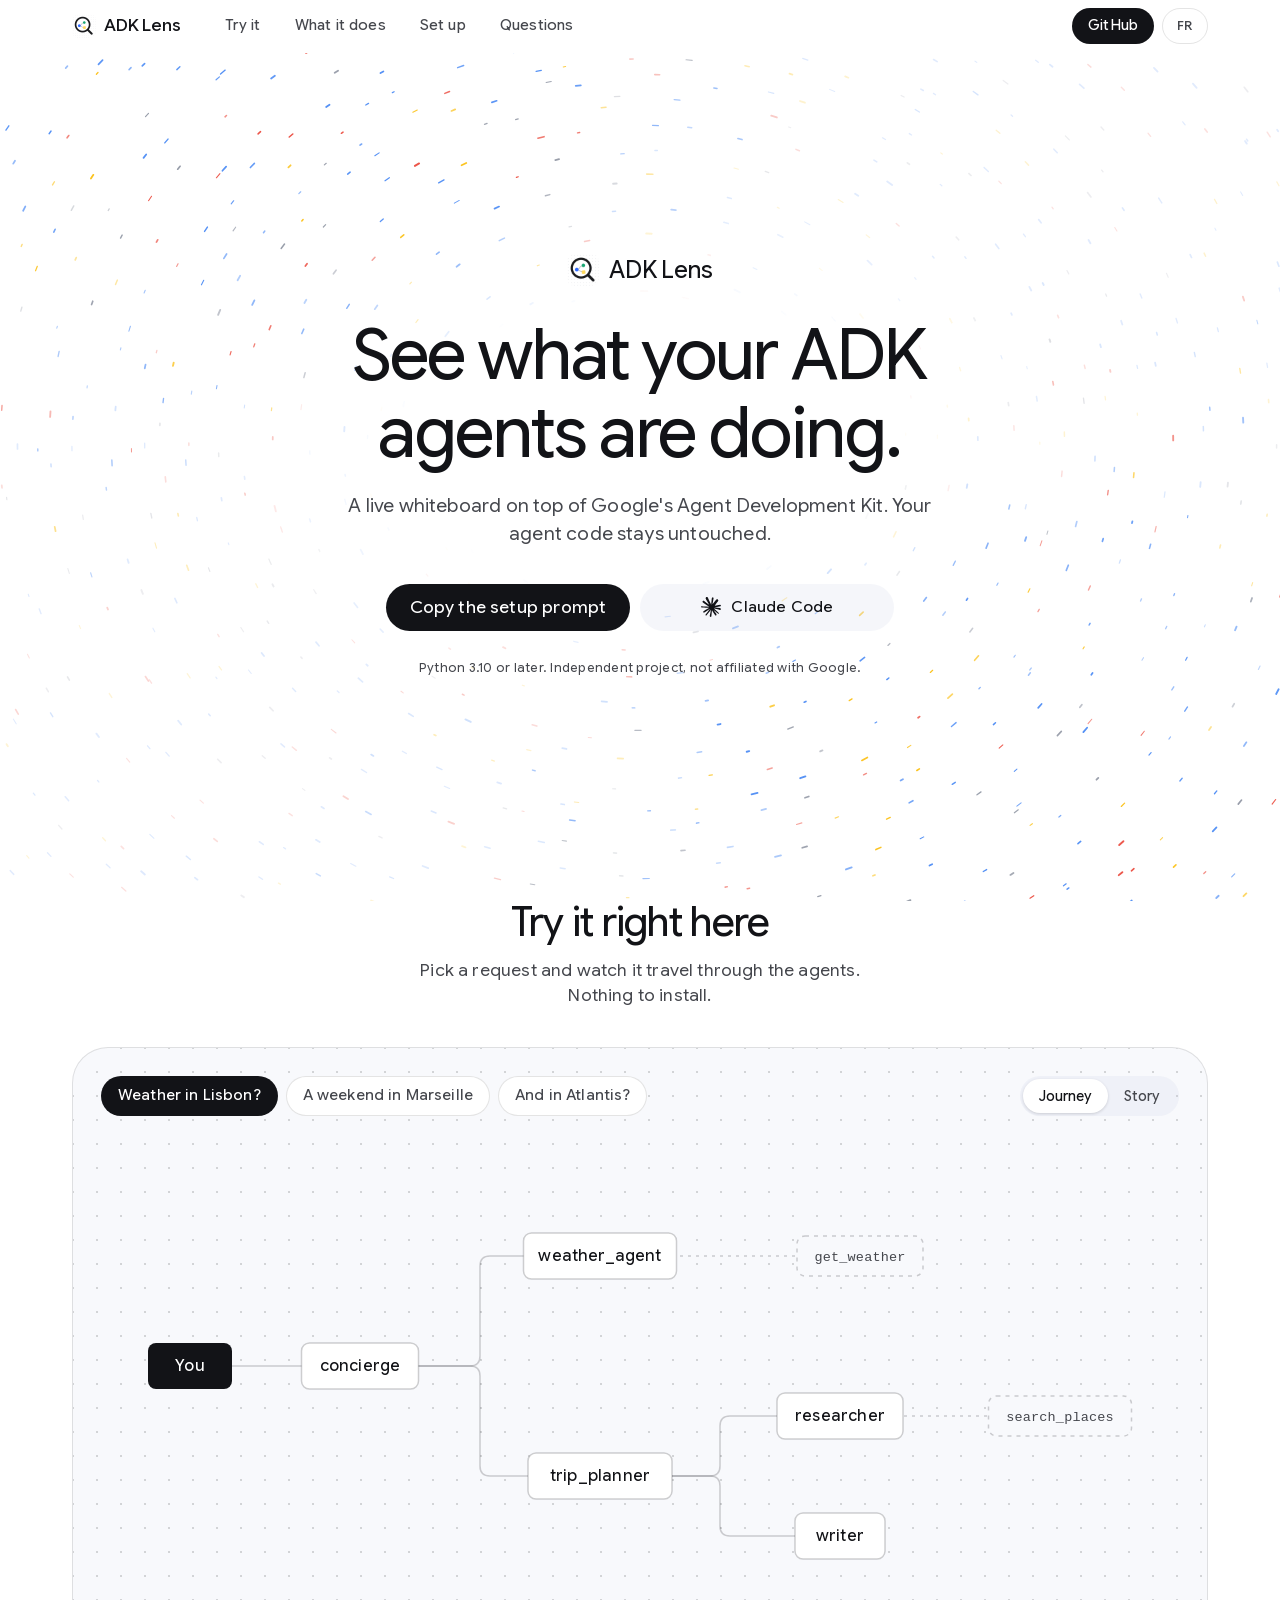
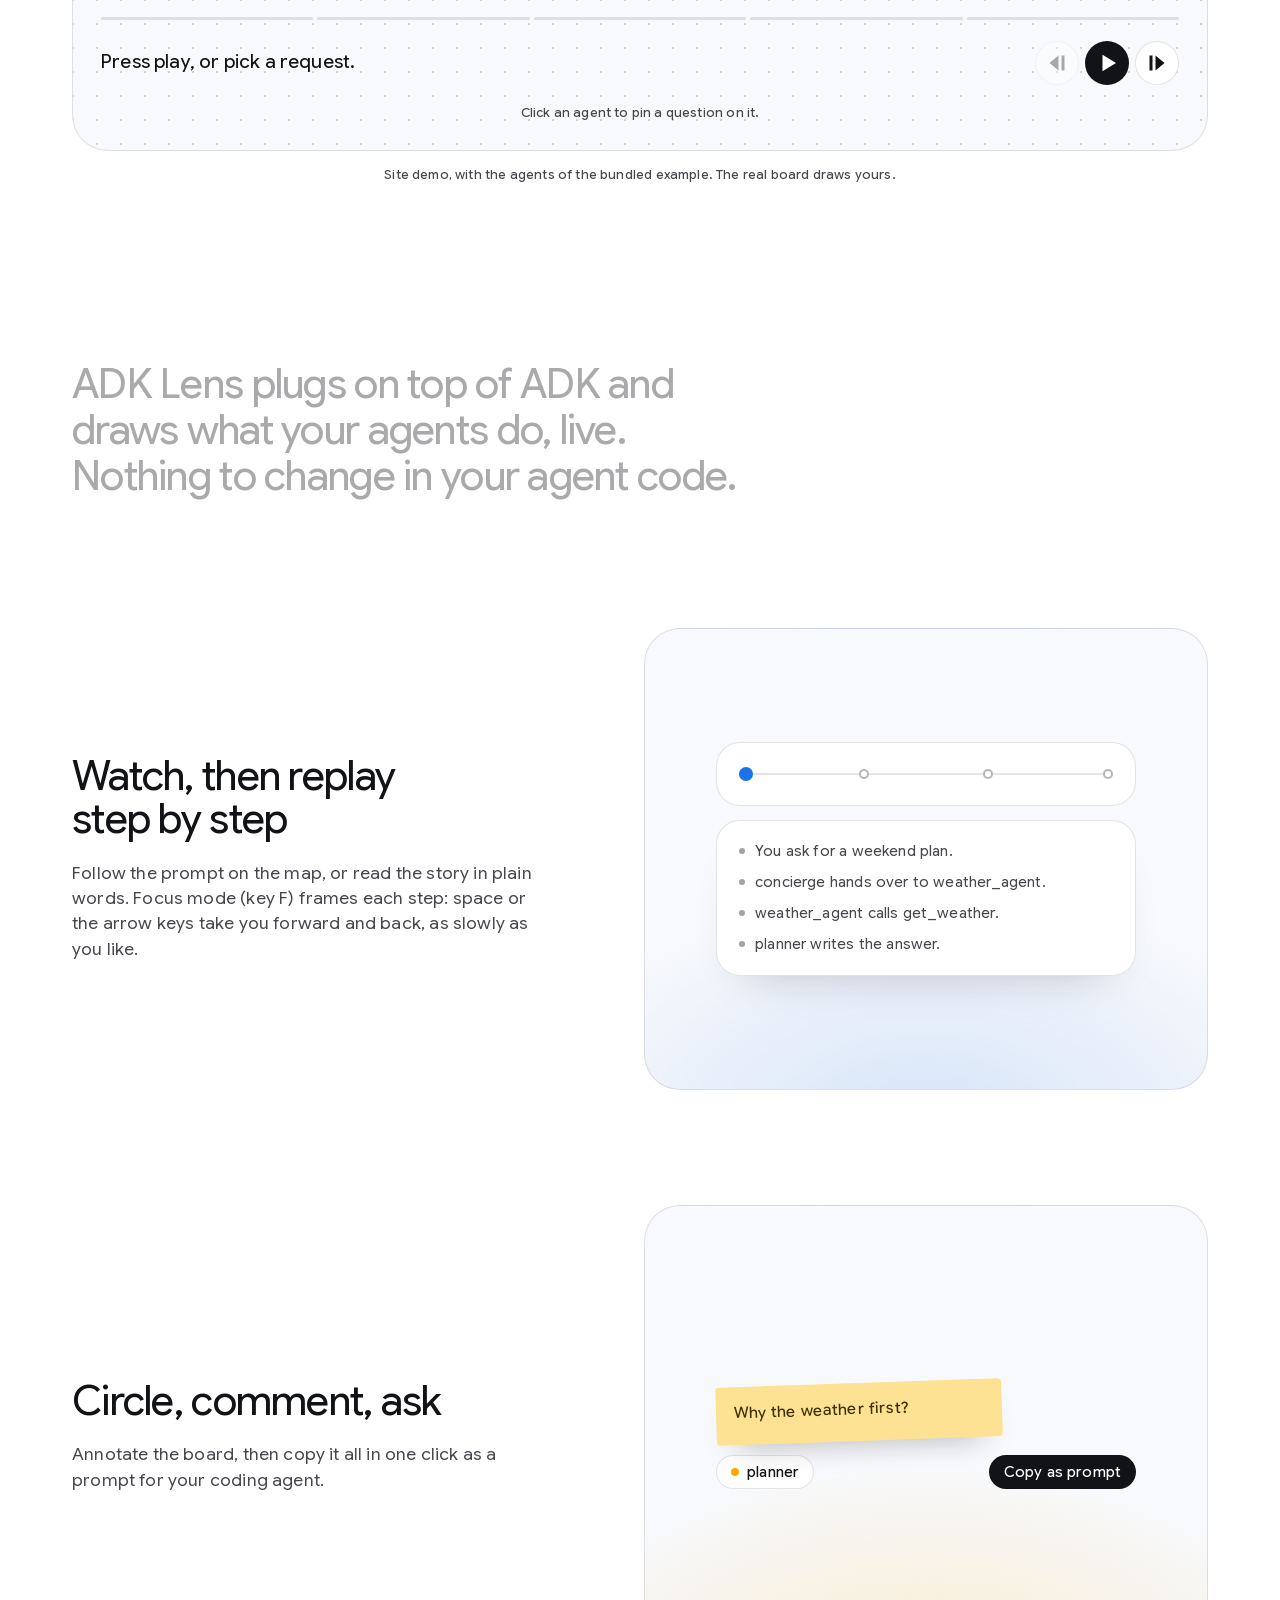
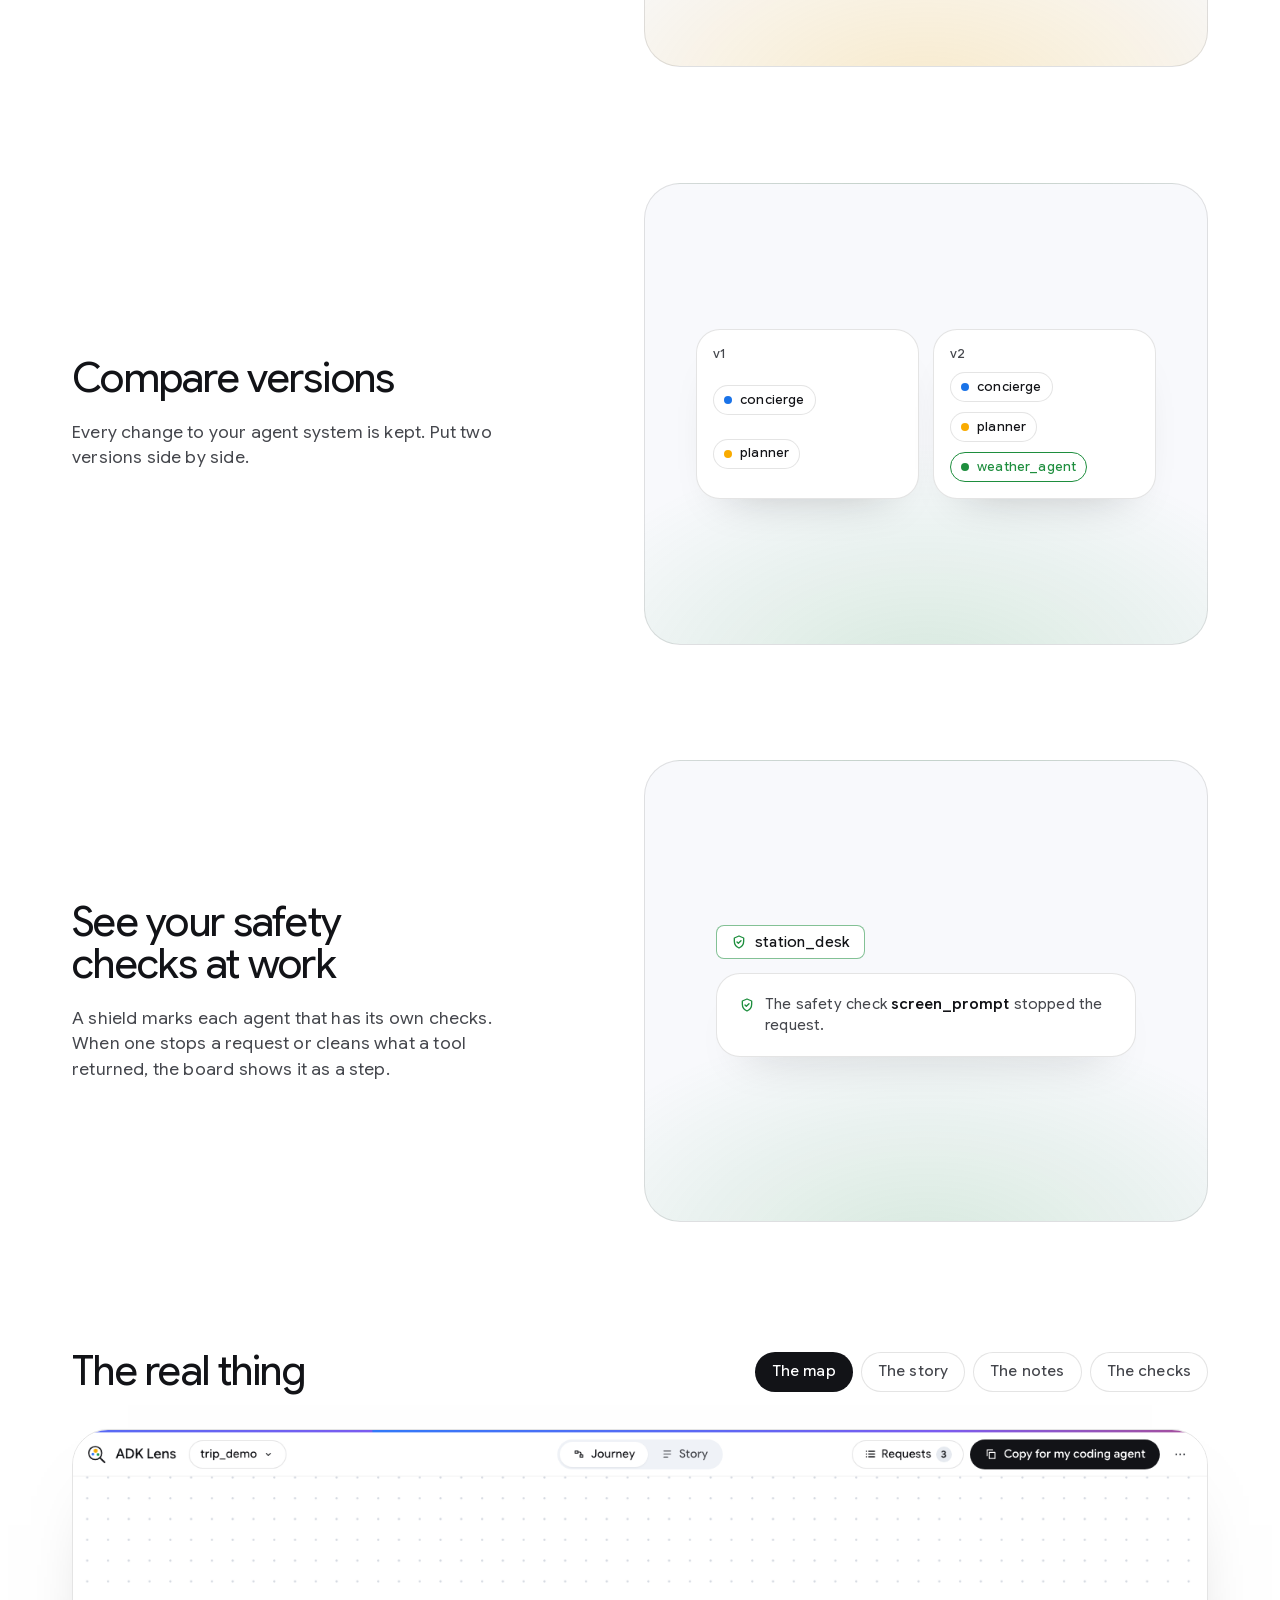
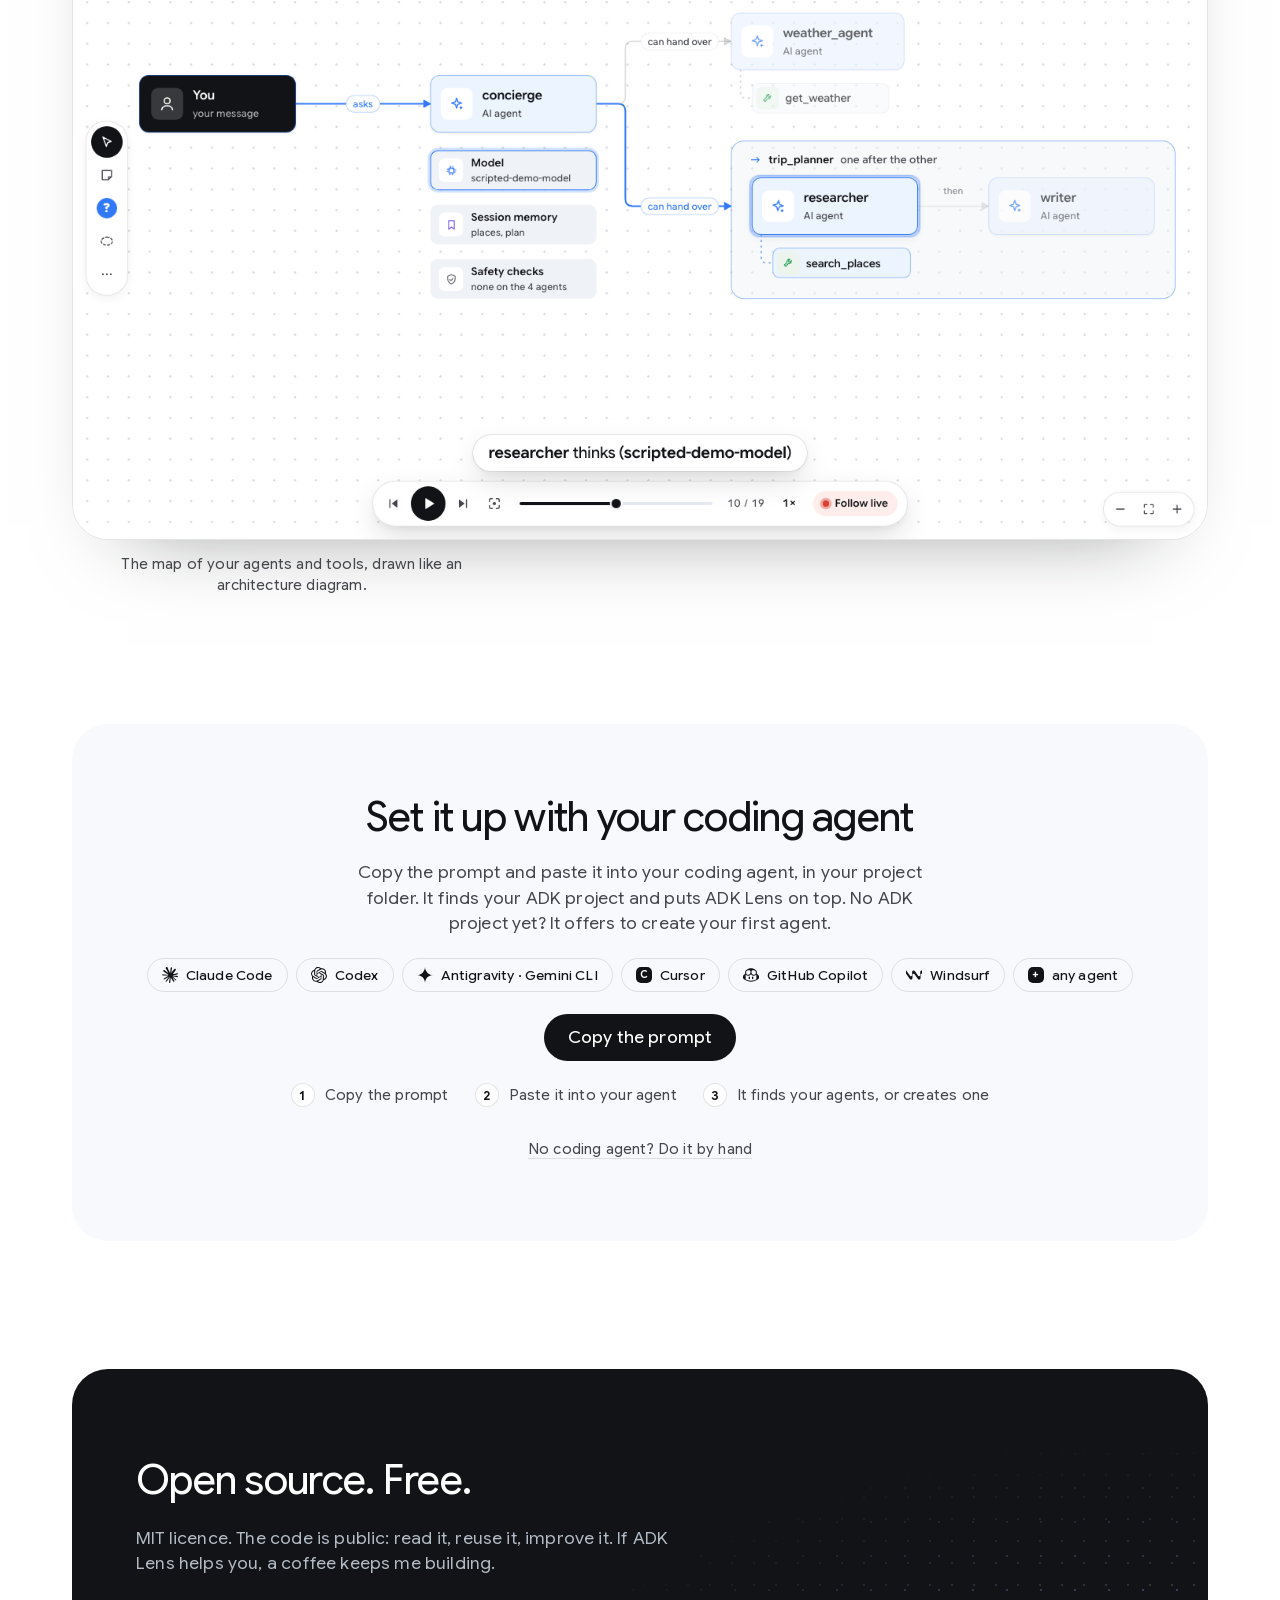
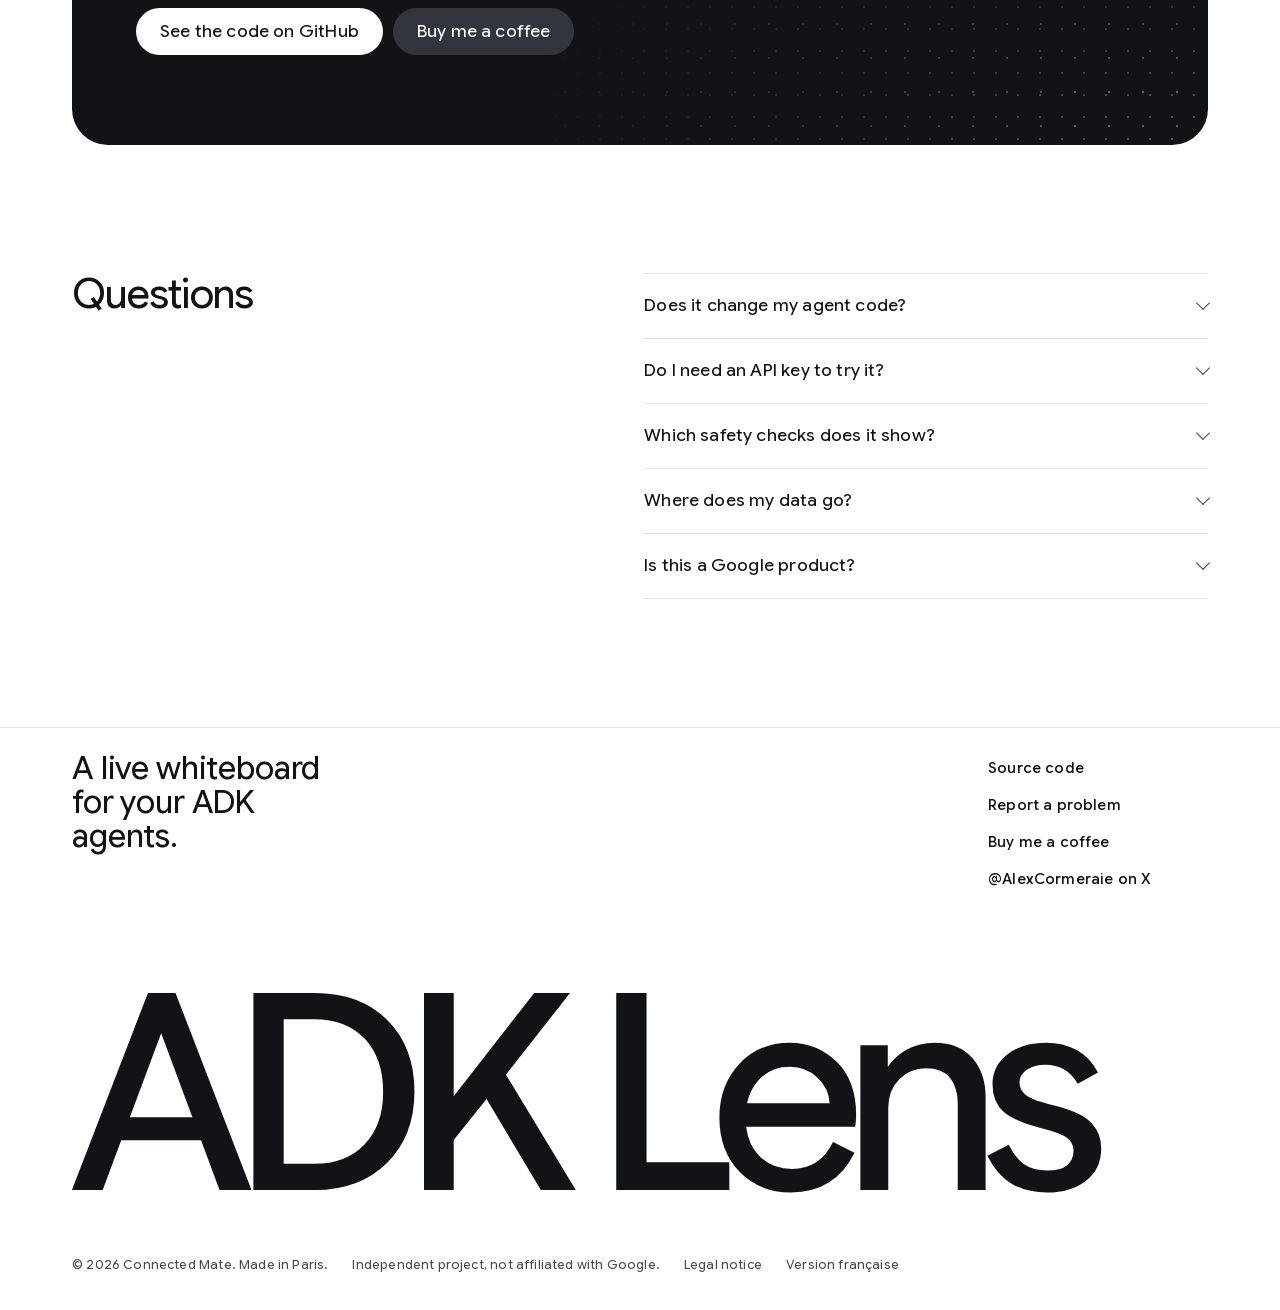
<file: docs/index.html>
<!DOCTYPE html>
<html lang="en" class="no-js">
<head>
<meta charset="utf-8">
<meta name="viewport" content="width=device-width, initial-scale=1, viewport-fit=cover">
<title>ADK Lens — A live whiteboard for your ADK agents</title>
<meta name="description" content="ADK Lens shows a live map of your ADK agents, replays every run and turns your board notes into a prompt. Open source, runs locally.">
<meta name="color-scheme" content="light dark">
<link rel="canonical" href="https://connected-mate.github.io/adk-lens/">
<link rel="alternate" hreflang="fr" href="https://connected-mate.github.io/adk-lens/fr/">
<link rel="alternate" hreflang="en" href="https://connected-mate.github.io/adk-lens/">
<link rel="alternate" hreflang="x-default" href="https://connected-mate.github.io/adk-lens/">
<link rel="icon" href="assets/favicon-32.png" sizes="32x32" type="image/png">
<link rel="icon" href="assets/icon-192.png" sizes="192x192" type="image/png">
<link rel="apple-touch-icon" href="assets/apple-touch-icon.png">
<link rel="manifest" href="site.webmanifest">
<meta property="og:type" content="website">
<meta property="og:site_name" content="ADK Lens">
<meta property="og:locale" content="en_US">
<meta property="og:locale:alternate" content="fr_FR">
<meta property="og:url" content="https://connected-mate.github.io/adk-lens/">
<meta property="og:title" content="ADK Lens — A live whiteboard for your ADK agents">
<meta property="og:description" content="ADK Lens shows a live map of your ADK agents, replays every run and turns your board notes into a prompt. Open source, runs locally.">
<meta property="og:image" content="https://connected-mate.github.io/adk-lens/assets/og.jpg">
<meta property="og:image:width" content="1200">
<meta property="og:image:height" content="630">
<meta property="og:image:alt" content="ADK Lens: a live whiteboard for your ADK agents">
<meta name="twitter:card" content="summary_large_image">
<meta name="twitter:title" content="ADK Lens — A live whiteboard for your ADK agents">
<meta name="twitter:description" content="ADK Lens shows a live map of your ADK agents, replays every run and turns your board notes into a prompt. Open source, runs locally.">
<meta name="twitter:image" content="https://connected-mate.github.io/adk-lens/assets/og.jpg">
<link rel="preload" href="assets/fonts/google-sans-flex-latin.woff2" as="font" type="font/woff2" crossorigin>
<link rel="stylesheet" href="lens.css">
<script>
document.documentElement.classList.replace('no-js', 'js');
try {
  var pick = localStorage.getItem('adk-lens-lang');
  if (!pick && /^fr/i.test(navigator.language || '')) { pick = 'fr'; localStorage.setItem('adk-lens-lang', pick); }
  if (pick === 'fr') location.replace('fr/' + location.search + location.hash);
} catch (e) {}
</script>
<script type="application/ld+json">
{
  "@context": "https://schema.org",
  "@type": "SoftwareApplication",
  "name": "ADK Lens",
  "applicationCategory": "DeveloperApplication",
  "operatingSystem": "Python 3.10 or later. Independent project, not affiliated with Google.",
  "description": "ADK Lens shows a live map of your ADK agents, replays every run and turns your board notes into a prompt. Open source, runs locally.",
  "url": "https://connected-mate.github.io/adk-lens/",
  "image": "https://connected-mate.github.io/adk-lens/assets/og.jpg",
  "inLanguage": [
    "fr",
    "en"
  ],
  "isAccessibleForFree": true,
  "publisher": {
    "@type": "Organization",
    "name": "Connected Mate",
    "url": "https://connectedmate.com"
  },
  "author": {
    "@type": "Person",
    "name": "Alexandre Cormeraie",
    "url": "https://cormeraie.fr"
  },
  "offers": {
    "@type": "Offer",
    "price": "0",
    "priceCurrency": "EUR"
  },
  "license": "https://spdx.org/licenses/MIT.html",
  "codeRepository": "https://github.com/Connected-Mate/adk-lens"
}
</script>
</head>
<body>
<a class="skip" href="#content">Skip to content</a>
<header class="top">
  <div class="wrap top__in">
    <a class="mark" href="./" aria-label="ADK Lens, home"><img src="assets/icon-192.png" alt="" width="24" height="24"><span>ADK Lens</span></a>
    <nav class="nav" aria-label="Sections"><a href="#try">Try it</a><a href="#features">What it does</a><a href="#agent">Set up</a><a href="#faq">Questions</a></nav>
    <div class="top__end"><a class="btn btn--primary btn--sm" href="https://github.com/Connected-Mate/adk-lens" rel="noopener">GitHub</a><a class="lang" href="fr/" data-lang="fr" data-lang-key="adk-lens-lang" hreflang="fr" lang="fr" aria-label="Version française">FR</a></div>
  </div>
</header>
<main id="content">
<section class="wrap hero" aria-labelledby="title">
  <canvas class="field field--css" aria-hidden="true"></canvas>
  <div class="hero__in">
    <p class="lockup"><img src="assets/icon-192.png" alt="" width="32" height="32"><span>ADK Lens</span></p>
    <h1 class="h1" id="title">See what your ADK agents are doing.</h1>
    <p class="body">A live whiteboard on top of Google&#x27;s Agent Development Kit. Your agent code stays untouched.</p>
    <div class="cta"><button class="btn btn--primary" type="button" data-copy="Set up ADK Lens (a live whiteboard for Google ADK agents) in the folder where you are working now. Follow https://github.com/Connected-Mate/adk-lens/blob/main/AGENT-SETUP.md exactly. First look for a project that uses Google ADK here. If you find one, install ADK Lens on top of it without changing its code, and show me my own agents on the board. If you find none, tell me, then offer to install Google ADK and create a first agent with me, and put ADK Lens on it. Prove that it works. Only ask me what is strictly necessary and ask before any sensitive action (password, API key, admin rights, deletion)." data-copied="Prompt copied. Paste it into your coding agent." data-fail="Your browser blocked the copy." data-fail-link="Open the setup guide" data-fail-href="https://github.com/Connected-Mate/adk-lens/blob/main/AGENT-SETUP.md"><span class="is-idle">Copy the setup prompt</span><span class="is-done" aria-hidden="true">Prompt copied</span></button><div class="rot"><div class="rot__list" aria-hidden="true"><span class="rot__item"><svg viewBox="0 0 24 24" width="20" height="20" fill="currentColor" aria-hidden="true" focusable="false"><path d="m4.7144 15.9555 4.7174-2.6471.079-.2307-.079-.1275h-.2307l-.7893-.0486-2.6956-.0729-2.3375-.0971-2.2646-.1214-.5707-.1215-.5343-.7042.0546-.3522.4797-.3218.686.0608 1.5179.1032 2.2767.1578 1.6514.0972 2.4468.255h.3886l.0546-.1579-.1336-.0971-.1032-.0972L6.973 9.8356l-2.55-1.6879-1.3356-.9714-.7225-.4918-.3643-.4614-.1578-1.0078.6557-.7225.8803.0607.2246.0607.8925.686 1.9064 1.4754 2.4893 1.8336.3643.3035.1457-.1032.0182-.0728-.164-.2733-1.3539-2.4467-1.445-2.4893-.6435-1.032-.17-.6194c-.0607-.255-.1032-.4674-.1032-.7285L6.287.1335 6.6997 0l.9957.1336.419.3642.6192 1.4147 1.0018 2.2282 1.5543 3.0296.4553.8985.2429.8318.091.255h.1579v-.1457l.1275-1.706.2368-2.0947.2307-2.6957.0789-.7589.3764-.9107.7468-.4918.5828.2793.4797.686-.0668.4433-.2853 1.8517-.5586 2.9021-.3643 1.9429h.2125l.2429-.2429.9835-1.3053 1.6514-2.0643.7286-.8196.85-.9046.5464-.4311h1.0321l.759 1.1293-.34 1.1657-1.0625 1.3478-.8804 1.1414-1.2628 1.7-.7893 1.36.0729.1093.1882-.0183 2.8535-.607 1.5421-.2794 1.8396-.3157.8318.3886.091.3946-.3278.8075-1.967.4857-2.3072.4614-3.4364.8136-.0425.0304.0486.0607 1.5482.1457.6618.0364h1.621l3.0175.2247.7892.522.4736.6376-.079.4857-1.2142.6193-1.6393-.3886-3.825-.9107-1.3113-.3279h-.1822v.1093l1.0929 1.0686 2.0035 1.8092 2.5075 2.3314.1275.5768-.3218.4554-.34-.0486-2.2039-1.6575-.85-.7468-1.9246-1.621h-.1275v.17l.4432.6496 2.3436 3.5214.1214 1.0807-.17.3521-.6071.2125-.6679-.1214-1.3721-1.9246L14.38 17.959l-1.1414-1.9428-.1397.079-.674 7.2552-.3156.3703-.7286.2793-.6071-.4614-.3218-.7468.3218-1.4753.3886-1.9246.3157-1.53.2853-1.9004.17-.6314-.0121-.0425-.1397.0182-1.4328 1.9672-2.1796 2.9446-1.7243 1.8456-.4128.164-.7164-.3704.0667-.6618.4008-.5889 2.386-3.0357 1.4389-1.882.929-1.0868-.0062-.1579h-.0546l-6.3385 4.1164-1.1293.1457-.4857-.4554.0608-.7467.2307-.2429 1.9064-1.3114Z"/></svg>Claude Code</span><span class="rot__item"><svg viewBox="0 0 24 24" width="20" height="20" fill="currentColor" aria-hidden="true" focusable="false"><path d="M22.2819 9.8211a5.9847 5.9847 0 0 0-.5157-4.9108 6.0462 6.0462 0 0 0-6.5098-2.9A6.0651 6.0651 0 0 0 4.9807 4.1818a5.9847 5.9847 0 0 0-3.9977 2.9 6.0462 6.0462 0 0 0 .7427 7.0966 5.98 5.98 0 0 0 .511 4.9107 6.051 6.051 0 0 0 6.5146 2.9001A5.9847 5.9847 0 0 0 13.2599 24a6.0557 6.0557 0 0 0 5.7718-4.2058 5.9894 5.9894 0 0 0 3.9977-2.9001 6.0557 6.0557 0 0 0-.7475-7.0729zm-9.022 12.6081a4.4755 4.4755 0 0 1-2.8764-1.0408l.1419-.0804 4.7783-2.7582a.7948.7948 0 0 0 .3927-.6813v-6.7369l2.02 1.1686a.071.071 0 0 1 .038.052v5.5826a4.504 4.504 0 0 1-4.4945 4.4944zm-9.6607-4.1254a4.4708 4.4708 0 0 1-.5346-3.0137l.142.0852 4.783 2.7582a.7712.7712 0 0 0 .7806 0l5.8428-3.3685v2.3324a.0804.0804 0 0 1-.0332.0615L9.74 19.9502a4.4992 4.4992 0 0 1-6.1408-1.6464zM2.3408 7.8956a4.485 4.485 0 0 1 2.3655-1.9728V11.6a.7664.7664 0 0 0 .3879.6765l5.8144 3.3543-2.0201 1.1685a.0757.0757 0 0 1-.071 0l-4.8303-2.7865A4.504 4.504 0 0 1 2.3408 7.872zm16.5963 3.8558L13.1038 8.364 15.1192 7.2a.0757.0757 0 0 1 .071 0l4.8303 2.7913a4.4944 4.4944 0 0 1-.6765 8.1042v-5.6772a.79.79 0 0 0-.407-.667zm2.0107-3.0231l-.142-.0852-4.7735-2.7818a.7759.7759 0 0 0-.7854 0L9.409 9.2297V6.8974a.0662.0662 0 0 1 .0284-.0615l4.8303-2.7866a4.4992 4.4992 0 0 1 6.6802 4.66zM8.3065 12.863l-2.02-1.1638a.0804.0804 0 0 1-.038-.0567V6.0742a4.4992 4.4992 0 0 1 7.3757-3.4537l-.142.0805L8.704 5.459a.7948.7948 0 0 0-.3927.6813zm1.0976-2.3654l2.602-1.4998 2.6069 1.4998v2.9994l-2.5974 1.4997-2.6067-1.4997Z"/></svg>Codex</span><span class="rot__item"><svg viewBox="0 0 24 24" width="20" height="20" fill="currentColor" aria-hidden="true" focusable="false"><path d="M11.04 19.32Q12 21.51 12 24q0-2.49.93-4.68.96-2.19 2.58-3.81t3.81-2.55Q21.51 12 24 12q-2.49 0-4.68-.93a12.3 12.3 0 0 1-3.81-2.58 12.3 12.3 0 0 1-2.58-3.81Q12 2.49 12 0q0 2.49-.96 4.68-.93 2.19-2.55 3.81a12.3 12.3 0 0 1-3.81 2.58Q2.49 12 0 12q2.49 0 4.68.96 2.19.93 3.81 2.55t2.55 3.81"/></svg>Antigravity · Gemini CLI</span><span class="rot__item"><span class="mono-chip" aria-hidden="true">C</span>Cursor</span><span class="rot__item"><svg viewBox="0 0 24 24" width="20" height="20" fill="currentColor" aria-hidden="true" focusable="false"><path d="M23.922 16.997C23.061 18.492 18.063 22.02 12 22.02 5.937 22.02.939 18.492.078 16.997A.641.641 0 0 1 0 16.741v-2.869a.883.883 0 0 1 .053-.22c.372-.935 1.347-2.292 2.605-2.656.167-.429.414-1.055.644-1.517a10.098 10.098 0 0 1-.052-1.086c0-1.331.282-2.499 1.132-3.368.397-.406.89-.717 1.474-.952C7.255 2.937 9.248 1.98 11.978 1.98c2.731 0 4.767.957 6.166 2.093.584.235 1.077.546 1.474.952.85.869 1.132 2.037 1.132 3.368 0 .368-.014.733-.052 1.086.23.462.477 1.088.644 1.517 1.258.364 2.233 1.721 2.605 2.656a.841.841 0 0 1 .053.22v2.869a.641.641 0 0 1-.078.256Zm-11.75-5.992h-.344a4.359 4.359 0 0 1-.355.508c-.77.947-1.918 1.492-3.508 1.492-1.725 0-2.989-.359-3.782-1.259a2.137 2.137 0 0 1-.085-.104L4 11.746v6.585c1.435.779 4.514 2.179 8 2.179 3.486 0 6.565-1.4 8-2.179v-6.585l-.098-.104s-.033.045-.085.104c-.793.9-2.057 1.259-3.782 1.259-1.59 0-2.738-.545-3.508-1.492a4.359 4.359 0 0 1-.355-.508Zm2.328 3.25c.549 0 1 .451 1 1v2c0 .549-.451 1-1 1-.549 0-1-.451-1-1v-2c0-.549.451-1 1-1Zm-5 0c.549 0 1 .451 1 1v2c0 .549-.451 1-1 1-.549 0-1-.451-1-1v-2c0-.549.451-1 1-1Zm3.313-6.185c.136 1.057.403 1.913.878 2.497.442.544 1.134.938 2.344.938 1.573 0 2.292-.337 2.657-.751.384-.435.558-1.15.558-2.361 0-1.14-.243-1.847-.705-2.319-.477-.488-1.319-.862-2.824-1.025-1.487-.161-2.192.138-2.533.529-.269.307-.437.808-.438 1.578v.021c0 .265.021.562.063.893Zm-1.626 0c.042-.331.063-.628.063-.894v-.02c-.001-.77-.169-1.271-.438-1.578-.341-.391-1.046-.69-2.533-.529-1.505.163-2.347.537-2.824 1.025-.462.472-.705 1.179-.705 2.319 0 1.211.175 1.926.558 2.361.365.414 1.084.751 2.657.751 1.21 0 1.902-.394 2.344-.938.475-.584.742-1.44.878-2.497Z"/></svg>GitHub Copilot</span><span class="rot__item"><svg viewBox="0 0 24 24" width="20" height="20" fill="currentColor" aria-hidden="true" focusable="false"><path d="M23.55 5.067c-1.2038-.002-2.1806.973-2.1806 2.1765v4.8676c0 .972-.8035 1.7594-1.7597 1.7594-.568 0-1.1352-.286-1.4718-.7659l-4.9713-7.1003c-.4125-.5896-1.0837-.941-1.8103-.941-1.1334 0-2.1533.9635-2.1533 2.153v4.8957c0 .972-.7969 1.7594-1.7596 1.7594-.57 0-1.1363-.286-1.4728-.7658L.4076 5.1598C.2822 4.9798 0 5.0688 0 5.2882v4.2452c0 .2147.0656.4228.1884.599l5.4748 7.8183c.3234.462.8006.8052 1.3509.9298 1.3771.313 2.6446-.747 2.6446-2.0977v-4.893c0-.972.7875-1.7593 1.7596-1.7593h.003a1.798 1.798 0 0 1 1.4718.7658l4.9723 7.0994c.4135.5905 1.05.941 1.8093.941 1.1587 0 2.1515-.9645 2.1515-2.153v-4.8948c0-.972.7875-1.7594 1.7596-1.7594h.194a.22.22 0 0 0 .2204-.2202v-4.622a.22.22 0 0 0-.2203-.2203Z"/></svg>Windsurf</span><span class="rot__item"><span class="mono-chip" aria-hidden="true">+</span>any agent</span><span class="rot__item rot__item--dup"><svg viewBox="0 0 24 24" width="20" height="20" fill="currentColor" aria-hidden="true" focusable="false"><path d="m4.7144 15.9555 4.7174-2.6471.079-.2307-.079-.1275h-.2307l-.7893-.0486-2.6956-.0729-2.3375-.0971-2.2646-.1214-.5707-.1215-.5343-.7042.0546-.3522.4797-.3218.686.0608 1.5179.1032 2.2767.1578 1.6514.0972 2.4468.255h.3886l.0546-.1579-.1336-.0971-.1032-.0972L6.973 9.8356l-2.55-1.6879-1.3356-.9714-.7225-.4918-.3643-.4614-.1578-1.0078.6557-.7225.8803.0607.2246.0607.8925.686 1.9064 1.4754 2.4893 1.8336.3643.3035.1457-.1032.0182-.0728-.164-.2733-1.3539-2.4467-1.445-2.4893-.6435-1.032-.17-.6194c-.0607-.255-.1032-.4674-.1032-.7285L6.287.1335 6.6997 0l.9957.1336.419.3642.6192 1.4147 1.0018 2.2282 1.5543 3.0296.4553.8985.2429.8318.091.255h.1579v-.1457l.1275-1.706.2368-2.0947.2307-2.6957.0789-.7589.3764-.9107.7468-.4918.5828.2793.4797.686-.0668.4433-.2853 1.8517-.5586 2.9021-.3643 1.9429h.2125l.2429-.2429.9835-1.3053 1.6514-2.0643.7286-.8196.85-.9046.5464-.4311h1.0321l.759 1.1293-.34 1.1657-1.0625 1.3478-.8804 1.1414-1.2628 1.7-.7893 1.36.0729.1093.1882-.0183 2.8535-.607 1.5421-.2794 1.8396-.3157.8318.3886.091.3946-.3278.8075-1.967.4857-2.3072.4614-3.4364.8136-.0425.0304.0486.0607 1.5482.1457.6618.0364h1.621l3.0175.2247.7892.522.4736.6376-.079.4857-1.2142.6193-1.6393-.3886-3.825-.9107-1.3113-.3279h-.1822v.1093l1.0929 1.0686 2.0035 1.8092 2.5075 2.3314.1275.5768-.3218.4554-.34-.0486-2.2039-1.6575-.85-.7468-1.9246-1.621h-.1275v.17l.4432.6496 2.3436 3.5214.1214 1.0807-.17.3521-.6071.2125-.6679-.1214-1.3721-1.9246L14.38 17.959l-1.1414-1.9428-.1397.079-.674 7.2552-.3156.3703-.7286.2793-.6071-.4614-.3218-.7468.3218-1.4753.3886-1.9246.3157-1.53.2853-1.9004.17-.6314-.0121-.0425-.1397.0182-1.4328 1.9672-2.1796 2.9446-1.7243 1.8456-.4128.164-.7164-.3704.0667-.6618.4008-.5889 2.386-3.0357 1.4389-1.882.929-1.0868-.0062-.1579h-.0546l-6.3385 4.1164-1.1293.1457-.4857-.4554.0608-.7467.2307-.2429 1.9064-1.3114Z"/></svg>Claude Code</span></div><span class="sr-only">Works with Claude Code, Codex, Antigravity and Gemini CLI, Cursor, GitHub Copilot, Windsurf, or any coding agent.</span></div></div>
    <p class="fine">Python 3.10 or later. Independent project, not affiliated with Google.</p>
  </div>
</section>
<section class="wrap stage" id="try" aria-labelledby="try-title">
  <div class="stage__head"><h2 class="h2" id="try-title">Try it right here</h2><p class="body">Pick a request and watch it travel through the agents. Nothing to install.</p></div>
  <div class="board zoom"><div class="board__canvas play" data-play data-lang="en"><svg viewBox="0 0 720 440" role="img" aria-label="Illustration: a prompt travels from one agent to the next on a dotted whiteboard, next to one sticky note.">
  <path class="b-line" d="M230 224 H290"/>
  <path class="b-line" d="M440 224 H462 Q470 224 470 216 V124 Q470 116 478 116 H500"/>
  <path class="b-line" d="M440 224 H462 Q470 224 470 232 V328 Q470 336 478 336 H500"/>
  <path class="b-line" d="M595 142 V190" stroke-dasharray="2 5"/>
  <circle class="b-dot b-dot--a" r="6"/>
  <circle class="b-dot b-dot--b" r="6"/>
  <text class="b-tag" x="24" y="186">YOUR PROMPT</text>
  <g class="b-node b-node--you"><rect x="20" y="198" width="210" height="52" rx="8"/><text x="125" y="230" text-anchor="middle">Plan my weekend</text></g>
  <text class="b-tag" x="294" y="186">AGENTS</text>
  <g class="b-node"><rect x="290" y="198" width="150" height="52" rx="8"/><text x="365" y="230" text-anchor="middle">concierge</text></g>
  <g class="b-node"><rect x="500" y="90" width="190" height="52" rx="8"/><text x="595" y="122" text-anchor="middle">weather_agent</text></g>
  <g class="b-node b-node--tool"><rect x="520" y="190" width="150" height="44" rx="6"/><text x="595" y="217" text-anchor="middle">get_weather</text></g>
  <g class="b-node"><rect x="500" y="310" width="140" height="52" rx="8"/><text x="570" y="342" text-anchor="middle">planner</text></g>
  <g class="b-note" transform="rotate(-3 135 350)"><rect x="50" y="306" width="170" height="92" rx="3"/><text x="68" y="344">Why the weather</text><text x="68" y="366">first?</text></g>
</svg></div></div>
  <p class="caption">Site demo, with the agents of the bundled example. The real board draws yours.</p>
</section>
<section class="wrap statement" id="features" aria-label="What it does">
  <p><span>ADK Lens plugs on top of ADK and draws what your agents do, live. Nothing to change in your agent code.</span></p>
</section>
<section class="wrap rows" aria-label="What it does">
  <article class="row">
    <div class="row__text"><h2 class="h2">Watch, then replay step by step</h2><p class="body">Follow the prompt on the map, or read the story in plain words. Focus mode (key F) frames each step: space or the arrow keys take you forward and back, as slowly as you like.</p></div>
    <div class="card card--a zoom" aria-hidden="true"><div class="card__in"><div class="sheet"><div class="track"><b></b><b></b><b></b><b></b><u></u></div></div><div class="sheet"><ul class="story"><li>You ask for a weekend plan.</li><li>concierge hands over to weather_agent.</li><li>weather_agent calls get_weather.</li><li>planner writes the answer.</li></ul></div></div></div>
  </article>
  <article class="row">
    <div class="row__text"><h2 class="h2">Circle, comment, ask</h2><p class="body">Annotate the board, then copy it all in one click as a prompt for your coding agent.</p></div>
    <div class="card card--b zoom" aria-hidden="true"><div class="card__in"><div class="note">Why the weather first?</div><div class="pair"><span class="chip chip--amber"><i></i>planner</span><span class="chip chip--btn">Copy as prompt</span></div></div></div>
  </article>
  <article class="row">
    <div class="row__text"><h2 class="h2">Compare versions</h2><p class="body">Every change to your agent system is kept. Put two versions side by side.</p></div>
    <div class="card card--c zoom" aria-hidden="true"><div class="versions"><div class="sheet"><span class="caption">v1</span><span class="chip"><i></i>concierge</span><span class="chip chip--amber"><i></i>planner</span></div><div class="sheet"><span class="caption">v2</span><span class="chip"><i></i>concierge</span><span class="chip chip--amber"><i></i>planner</span><span class="chip chip--green chip--new"><i></i>weather_agent</span></div></div></div>
  </article>
  <article class="row">
    <div class="row__text"><h2 class="h2">See your safety checks at work</h2><p class="body">A shield marks each agent that has its own checks. When one stops a request or cleans what a tool returned, the board shows it as a step.</p></div>
    <div class="card card--d zoom" aria-hidden="true"><div class="card__in"><span class="chip chip--shield"><svg viewBox="0 0 24 24" width="16" height="16" fill="none" stroke="currentColor" stroke-width="2" stroke-linecap="round" stroke-linejoin="round" aria-hidden="true"><path d="M12 3l7 3v5c0 4.6-2.9 8.3-7 10-4.1-1.7-7-5.4-7-10V6l7-3Z"/><path d="m9 12 2 2 4-4"/></svg>station_desk</span><div class="sheet"><p class="check"><svg viewBox="0 0 24 24" width="16" height="16" fill="none" stroke="currentColor" stroke-width="2" stroke-linecap="round" stroke-linejoin="round" aria-hidden="true"><path d="M12 3l7 3v5c0 4.6-2.9 8.3-7 10-4.1-1.7-7-5.4-7-10V6l7-3Z"/><path d="m9 12 2 2 4-4"/></svg><span>The safety check <b>screen_prompt</b> stopped the request.</span></p></div></div></div>
  </article>
</section>
<section class="wrap shots" id="shots" data-shots hidden aria-labelledby="shots-title">
  <div class="shots__head"><h2 class="h2" id="shots-title">The real thing</h2><div class="shots__tabs" role="group" aria-label="Screenshots" data-shot-tabs></div></div>
  <div class="shots__frame zoom">
    <figure class="shot" data-shot="assets/shot-map.png" data-alt="ADK Lens screenshot: the map of agents and tools, drawn as straight blocks and right-angle arrows." data-tab="The map" hidden><figcaption class="small body">The map of your agents and tools, drawn like an architecture diagram.</figcaption></figure>
    <figure class="shot" data-shot="assets/shot-linear.png" data-alt="ADK Lens screenshot: the Story view of a run." data-tab="The story" hidden><figcaption class="small body">A run, told in plain words.</figcaption></figure>
    <figure class="shot" data-shot="assets/shot-notes.png" data-alt="ADK Lens screenshot: notes on the board." data-tab="The notes" hidden><figcaption class="small body">Your notes, ready to copy as a prompt.</figcaption></figure>
    <figure class="shot" data-shot="assets/shot-checks.png" data-alt="ADK Lens screenshot: on the harder demo, a safety check stopped a request and the board shows it as a step." data-tab="The checks" hidden><figcaption class="small body">A safety check stops a request, and you see it.</figcaption></figure>
  </div>
</section>
<section class="wrap setup" id="agent" aria-labelledby="agent-title">
  <div class="setup__panel">
    <h2 class="h2" id="agent-title">Set it up with your coding agent</h2>
    <p class="body">Copy the prompt and paste it into your coding agent, in your project folder. It finds your ADK project and puts ADK Lens on top. No ADK project yet? It offers to create your first agent.</p>
    <ul class="agents" role="list"><li><svg viewBox="0 0 24 24" width="20" height="20" fill="currentColor" aria-hidden="true" focusable="false"><path d="m4.7144 15.9555 4.7174-2.6471.079-.2307-.079-.1275h-.2307l-.7893-.0486-2.6956-.0729-2.3375-.0971-2.2646-.1214-.5707-.1215-.5343-.7042.0546-.3522.4797-.3218.686.0608 1.5179.1032 2.2767.1578 1.6514.0972 2.4468.255h.3886l.0546-.1579-.1336-.0971-.1032-.0972L6.973 9.8356l-2.55-1.6879-1.3356-.9714-.7225-.4918-.3643-.4614-.1578-1.0078.6557-.7225.8803.0607.2246.0607.8925.686 1.9064 1.4754 2.4893 1.8336.3643.3035.1457-.1032.0182-.0728-.164-.2733-1.3539-2.4467-1.445-2.4893-.6435-1.032-.17-.6194c-.0607-.255-.1032-.4674-.1032-.7285L6.287.1335 6.6997 0l.9957.1336.419.3642.6192 1.4147 1.0018 2.2282 1.5543 3.0296.4553.8985.2429.8318.091.255h.1579v-.1457l.1275-1.706.2368-2.0947.2307-2.6957.0789-.7589.3764-.9107.7468-.4918.5828.2793.4797.686-.0668.4433-.2853 1.8517-.5586 2.9021-.3643 1.9429h.2125l.2429-.2429.9835-1.3053 1.6514-2.0643.7286-.8196.85-.9046.5464-.4311h1.0321l.759 1.1293-.34 1.1657-1.0625 1.3478-.8804 1.1414-1.2628 1.7-.7893 1.36.0729.1093.1882-.0183 2.8535-.607 1.5421-.2794 1.8396-.3157.8318.3886.091.3946-.3278.8075-1.967.4857-2.3072.4614-3.4364.8136-.0425.0304.0486.0607 1.5482.1457.6618.0364h1.621l3.0175.2247.7892.522.4736.6376-.079.4857-1.2142.6193-1.6393-.3886-3.825-.9107-1.3113-.3279h-.1822v.1093l1.0929 1.0686 2.0035 1.8092 2.5075 2.3314.1275.5768-.3218.4554-.34-.0486-2.2039-1.6575-.85-.7468-1.9246-1.621h-.1275v.17l.4432.6496 2.3436 3.5214.1214 1.0807-.17.3521-.6071.2125-.6679-.1214-1.3721-1.9246L14.38 17.959l-1.1414-1.9428-.1397.079-.674 7.2552-.3156.3703-.7286.2793-.6071-.4614-.3218-.7468.3218-1.4753.3886-1.9246.3157-1.53.2853-1.9004.17-.6314-.0121-.0425-.1397.0182-1.4328 1.9672-2.1796 2.9446-1.7243 1.8456-.4128.164-.7164-.3704.0667-.6618.4008-.5889 2.386-3.0357 1.4389-1.882.929-1.0868-.0062-.1579h-.0546l-6.3385 4.1164-1.1293.1457-.4857-.4554.0608-.7467.2307-.2429 1.9064-1.3114Z"/></svg>Claude Code</li><li><svg viewBox="0 0 24 24" width="20" height="20" fill="currentColor" aria-hidden="true" focusable="false"><path d="M22.2819 9.8211a5.9847 5.9847 0 0 0-.5157-4.9108 6.0462 6.0462 0 0 0-6.5098-2.9A6.0651 6.0651 0 0 0 4.9807 4.1818a5.9847 5.9847 0 0 0-3.9977 2.9 6.0462 6.0462 0 0 0 .7427 7.0966 5.98 5.98 0 0 0 .511 4.9107 6.051 6.051 0 0 0 6.5146 2.9001A5.9847 5.9847 0 0 0 13.2599 24a6.0557 6.0557 0 0 0 5.7718-4.2058 5.9894 5.9894 0 0 0 3.9977-2.9001 6.0557 6.0557 0 0 0-.7475-7.0729zm-9.022 12.6081a4.4755 4.4755 0 0 1-2.8764-1.0408l.1419-.0804 4.7783-2.7582a.7948.7948 0 0 0 .3927-.6813v-6.7369l2.02 1.1686a.071.071 0 0 1 .038.052v5.5826a4.504 4.504 0 0 1-4.4945 4.4944zm-9.6607-4.1254a4.4708 4.4708 0 0 1-.5346-3.0137l.142.0852 4.783 2.7582a.7712.7712 0 0 0 .7806 0l5.8428-3.3685v2.3324a.0804.0804 0 0 1-.0332.0615L9.74 19.9502a4.4992 4.4992 0 0 1-6.1408-1.6464zM2.3408 7.8956a4.485 4.485 0 0 1 2.3655-1.9728V11.6a.7664.7664 0 0 0 .3879.6765l5.8144 3.3543-2.0201 1.1685a.0757.0757 0 0 1-.071 0l-4.8303-2.7865A4.504 4.504 0 0 1 2.3408 7.872zm16.5963 3.8558L13.1038 8.364 15.1192 7.2a.0757.0757 0 0 1 .071 0l4.8303 2.7913a4.4944 4.4944 0 0 1-.6765 8.1042v-5.6772a.79.79 0 0 0-.407-.667zm2.0107-3.0231l-.142-.0852-4.7735-2.7818a.7759.7759 0 0 0-.7854 0L9.409 9.2297V6.8974a.0662.0662 0 0 1 .0284-.0615l4.8303-2.7866a4.4992 4.4992 0 0 1 6.6802 4.66zM8.3065 12.863l-2.02-1.1638a.0804.0804 0 0 1-.038-.0567V6.0742a4.4992 4.4992 0 0 1 7.3757-3.4537l-.142.0805L8.704 5.459a.7948.7948 0 0 0-.3927.6813zm1.0976-2.3654l2.602-1.4998 2.6069 1.4998v2.9994l-2.5974 1.4997-2.6067-1.4997Z"/></svg>Codex</li><li><svg viewBox="0 0 24 24" width="20" height="20" fill="currentColor" aria-hidden="true" focusable="false"><path d="M11.04 19.32Q12 21.51 12 24q0-2.49.93-4.68.96-2.19 2.58-3.81t3.81-2.55Q21.51 12 24 12q-2.49 0-4.68-.93a12.3 12.3 0 0 1-3.81-2.58 12.3 12.3 0 0 1-2.58-3.81Q12 2.49 12 0q0 2.49-.96 4.68-.93 2.19-2.55 3.81a12.3 12.3 0 0 1-3.81 2.58Q2.49 12 0 12q2.49 0 4.68.96 2.19.93 3.81 2.55t2.55 3.81"/></svg>Antigravity · Gemini CLI</li><li><span class="mono-chip" aria-hidden="true">C</span>Cursor</li><li><svg viewBox="0 0 24 24" width="20" height="20" fill="currentColor" aria-hidden="true" focusable="false"><path d="M23.922 16.997C23.061 18.492 18.063 22.02 12 22.02 5.937 22.02.939 18.492.078 16.997A.641.641 0 0 1 0 16.741v-2.869a.883.883 0 0 1 .053-.22c.372-.935 1.347-2.292 2.605-2.656.167-.429.414-1.055.644-1.517a10.098 10.098 0 0 1-.052-1.086c0-1.331.282-2.499 1.132-3.368.397-.406.89-.717 1.474-.952C7.255 2.937 9.248 1.98 11.978 1.98c2.731 0 4.767.957 6.166 2.093.584.235 1.077.546 1.474.952.85.869 1.132 2.037 1.132 3.368 0 .368-.014.733-.052 1.086.23.462.477 1.088.644 1.517 1.258.364 2.233 1.721 2.605 2.656a.841.841 0 0 1 .053.22v2.869a.641.641 0 0 1-.078.256Zm-11.75-5.992h-.344a4.359 4.359 0 0 1-.355.508c-.77.947-1.918 1.492-3.508 1.492-1.725 0-2.989-.359-3.782-1.259a2.137 2.137 0 0 1-.085-.104L4 11.746v6.585c1.435.779 4.514 2.179 8 2.179 3.486 0 6.565-1.4 8-2.179v-6.585l-.098-.104s-.033.045-.085.104c-.793.9-2.057 1.259-3.782 1.259-1.59 0-2.738-.545-3.508-1.492a4.359 4.359 0 0 1-.355-.508Zm2.328 3.25c.549 0 1 .451 1 1v2c0 .549-.451 1-1 1-.549 0-1-.451-1-1v-2c0-.549.451-1 1-1Zm-5 0c.549 0 1 .451 1 1v2c0 .549-.451 1-1 1-.549 0-1-.451-1-1v-2c0-.549.451-1 1-1Zm3.313-6.185c.136 1.057.403 1.913.878 2.497.442.544 1.134.938 2.344.938 1.573 0 2.292-.337 2.657-.751.384-.435.558-1.15.558-2.361 0-1.14-.243-1.847-.705-2.319-.477-.488-1.319-.862-2.824-1.025-1.487-.161-2.192.138-2.533.529-.269.307-.437.808-.438 1.578v.021c0 .265.021.562.063.893Zm-1.626 0c.042-.331.063-.628.063-.894v-.02c-.001-.77-.169-1.271-.438-1.578-.341-.391-1.046-.69-2.533-.529-1.505.163-2.347.537-2.824 1.025-.462.472-.705 1.179-.705 2.319 0 1.211.175 1.926.558 2.361.365.414 1.084.751 2.657.751 1.21 0 1.902-.394 2.344-.938.475-.584.742-1.44.878-2.497Z"/></svg>GitHub Copilot</li><li><svg viewBox="0 0 24 24" width="20" height="20" fill="currentColor" aria-hidden="true" focusable="false"><path d="M23.55 5.067c-1.2038-.002-2.1806.973-2.1806 2.1765v4.8676c0 .972-.8035 1.7594-1.7597 1.7594-.568 0-1.1352-.286-1.4718-.7659l-4.9713-7.1003c-.4125-.5896-1.0837-.941-1.8103-.941-1.1334 0-2.1533.9635-2.1533 2.153v4.8957c0 .972-.7969 1.7594-1.7596 1.7594-.57 0-1.1363-.286-1.4728-.7658L.4076 5.1598C.2822 4.9798 0 5.0688 0 5.2882v4.2452c0 .2147.0656.4228.1884.599l5.4748 7.8183c.3234.462.8006.8052 1.3509.9298 1.3771.313 2.6446-.747 2.6446-2.0977v-4.893c0-.972.7875-1.7593 1.7596-1.7593h.003a1.798 1.798 0 0 1 1.4718.7658l4.9723 7.0994c.4135.5905 1.05.941 1.8093.941 1.1587 0 2.1515-.9645 2.1515-2.153v-4.8948c0-.972.7875-1.7594 1.7596-1.7594h.194a.22.22 0 0 0 .2204-.2202v-4.622a.22.22 0 0 0-.2203-.2203Z"/></svg>Windsurf</li><li><span class="mono-chip" aria-hidden="true">+</span>any agent</li></ul>
    <button class="btn btn--primary" type="button" data-copy="Set up ADK Lens (a live whiteboard for Google ADK agents) in the folder where you are working now. Follow https://github.com/Connected-Mate/adk-lens/blob/main/AGENT-SETUP.md exactly. First look for a project that uses Google ADK here. If you find one, install ADK Lens on top of it without changing its code, and show me my own agents on the board. If you find none, tell me, then offer to install Google ADK and create a first agent with me, and put ADK Lens on it. Prove that it works. Only ask me what is strictly necessary and ask before any sensitive action (password, API key, admin rights, deletion)." data-copied="Prompt copied. Paste it into your coding agent." data-fail="Your browser blocked the copy." data-fail-link="Open the setup guide" data-fail-href="https://github.com/Connected-Mate/adk-lens/blob/main/AGENT-SETUP.md"><span class="is-idle">Copy the prompt</span><span class="is-done" aria-hidden="true">Prompt copied</span></button>
    <ol class="steps small"><li>Copy the prompt</li><li>Paste it into your agent</li><li>It finds your agents, or creates one</li></ol>
    <details class="manual"><summary>No coding agent? Do it by hand</summary><div class="manual__in"><div class="manual__cmd"><code>pip install &quot;git+https://github.com/Connected-Mate/adk-lens&quot;</code><code>adk-lens demo</code></div><p class="manual__more">Want more to look at? Then run <code>adk-lens demo hard</code></p><button class="btn btn--soft btn--sm" type="button" data-copy="pip install &quot;git+https://github.com/Connected-Mate/adk-lens&quot;
adk-lens demo" data-copied="Commands copied. Paste them into your terminal."><span class="is-idle">Copy the two commands</span><span class="is-done" aria-hidden="true">Commands copied</span></button></div></details>
  </div>
</section>
<section class="night" id="source" aria-labelledby="source-title">
  <h2 class="h2" id="source-title">Open source. Free.</h2>
  <p class="body">MIT licence. The code is public: read it, reuse it, improve it. If ADK Lens helps you, a coffee keeps me building.</p>
  <div class="cta"><a class="btn btn--white" href="https://github.com/Connected-Mate/adk-lens" rel="noopener">See the code on GitHub</a><a class="btn btn--glass" href="https://revolut.me/alexcormeraie" rel="noopener" data-coffee>Buy me a coffee</a></div>
</section>
<section class="wrap faq" id="faq" aria-labelledby="faq-title">
  <h2 class="h2" id="faq-title">Questions</h2>
  <div>
      <details class="qa"><summary>Does it change my agent code?</summary><p>No. ADK Lens sits on top of ADK. To remove it: adk-lens stop, adk-lens off, then pip uninstall adk-lens.</p></details>
      <details class="qa"><summary>Do I need an API key to try it?</summary><p>No. adk-lens demo runs with a fake model, no key needed. Want more to look at? adk-lens demo hard plays a station desk with 15 agents, on invented data.</p></details>
      <details class="qa"><summary>Which safety checks does it show?</summary><p>The ones your agents carry themselves, as ADK callbacks. You see when one stops a request or changes what a tool returned. One limit: a check that blocks a tool before it is called does not show.</p></details>
      <details class="qa"><summary>Where does my data go?</summary><p>Nowhere: the board runs on your machine, at 127.0.0.1:4790. This site has no cookies and no trackers.</p></details>
      <details class="qa"><summary>Is this a Google product?</summary><p>No. It is an independent project under the MIT licence. “ADK” only names the tool it works with.</p></details>
  </div>
</section>
</main>
<footer class="wrap foot">
  <div class="foot__top">
    <p class="foot__title">A live whiteboard for your ADK agents.</p>
    <nav class="foot__links" aria-label="Useful links"><a href="https://github.com/Connected-Mate/adk-lens" rel="noopener">Source code</a><a href="https://github.com/Connected-Mate/adk-lens/issues" rel="noopener">Report a problem</a><a href="https://revolut.me/alexcormeraie" rel="noopener">Buy me a coffee</a><a href="https://x.com/AlexCormeraie" rel="noopener">@AlexCormeraie on X</a></nav>
  </div>
  <p class="wordmark" aria-hidden="true">ADK Lens</p>
  <div class="foot__end"><span>© 2026 Connected Mate. Made in Paris.</span><span>Independent project, not affiliated with Google.</span><a href="https://connectedmate.com/en/legal/">Legal notice</a><a href="fr/" data-lang="fr" data-lang-key="adk-lens-lang" hreflang="fr" lang="fr">Version française</a></div>
</footer>
<script src="lens.js" defer></script>
<script src="play.js" defer></script>
</body>
</html>
</file>
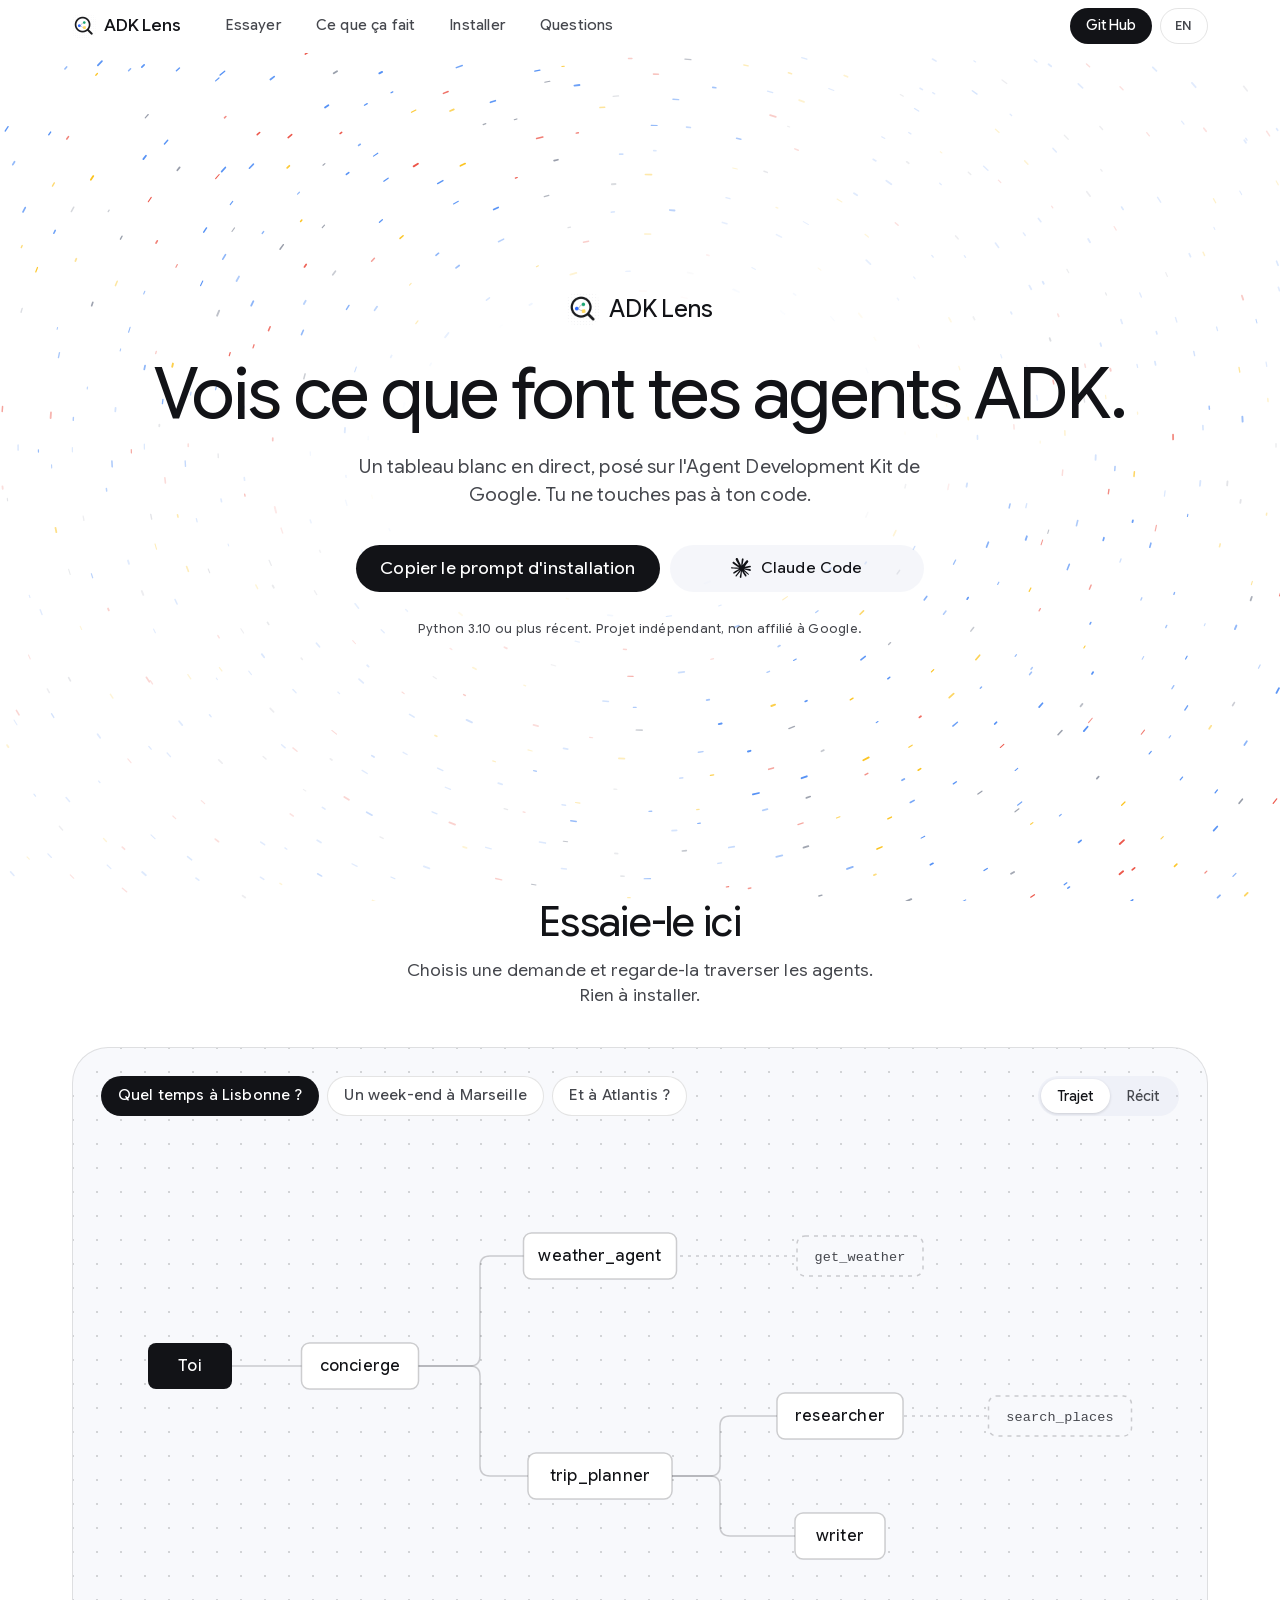
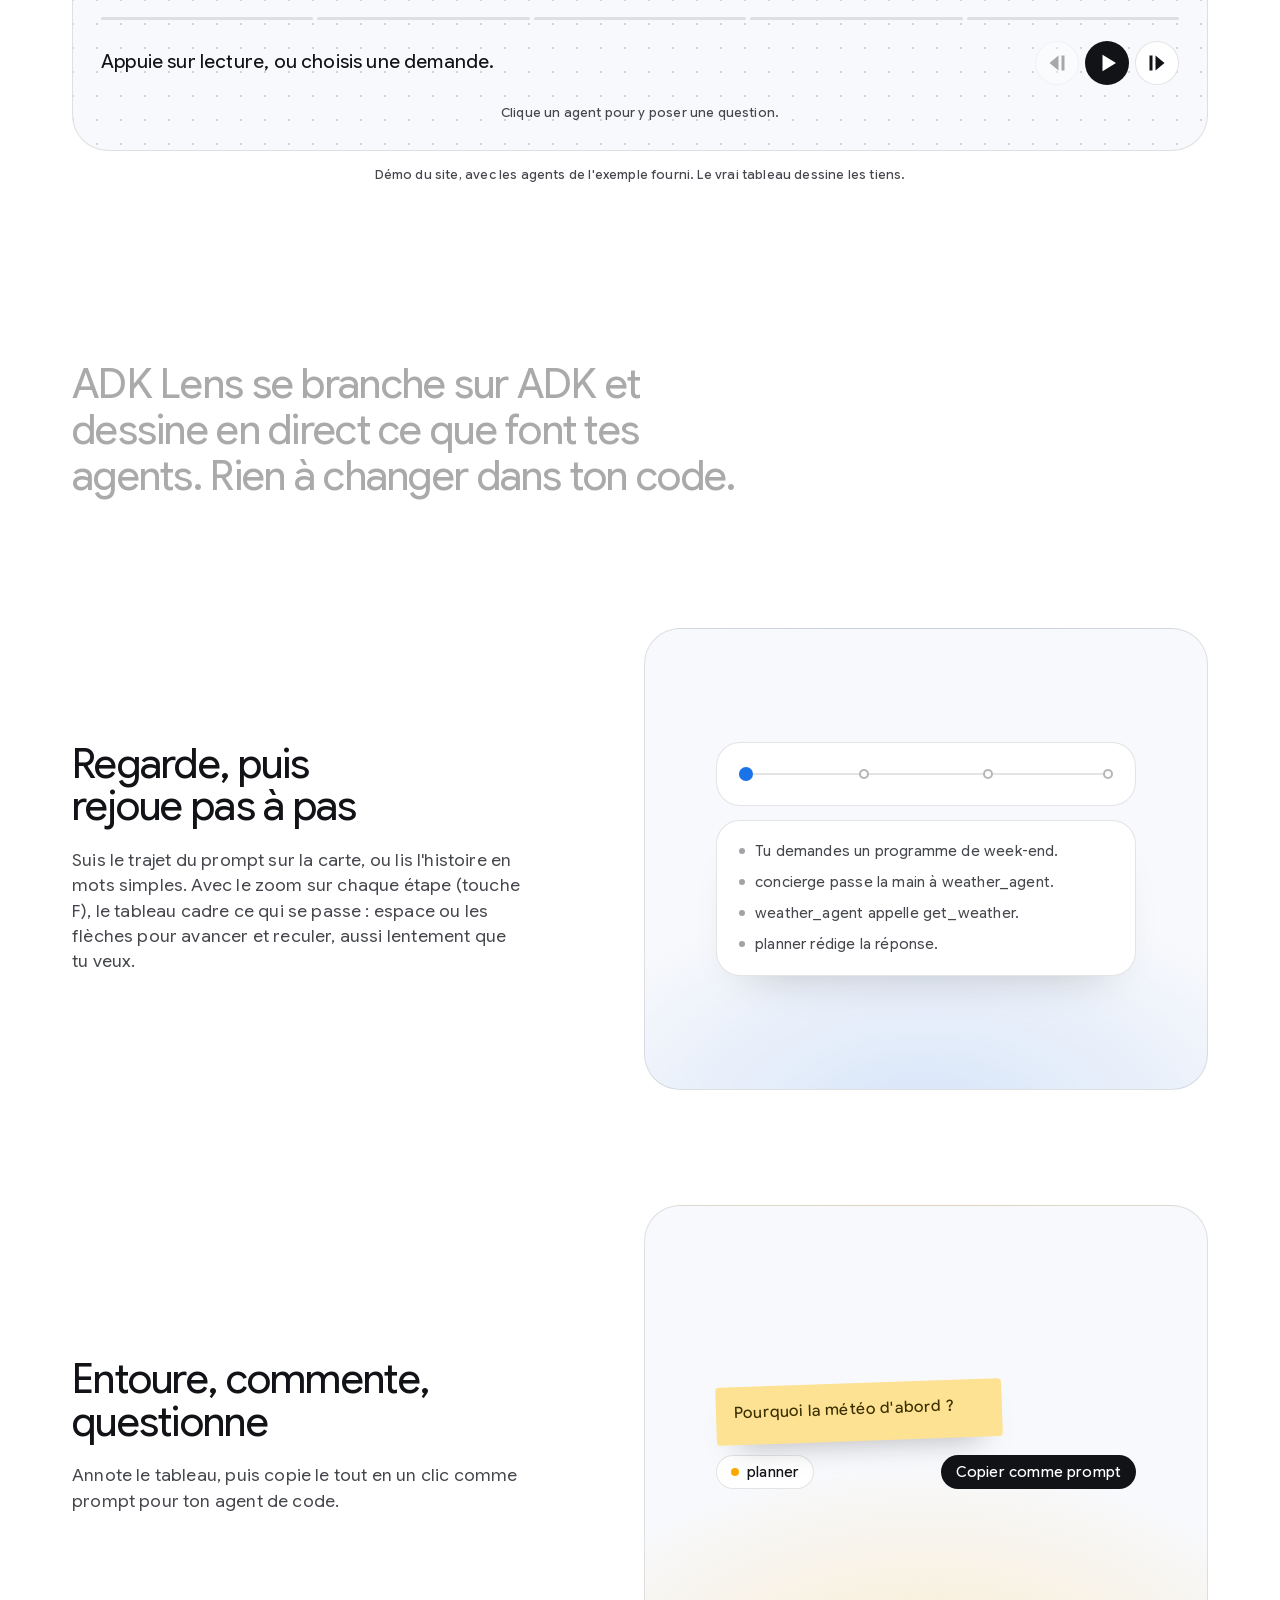
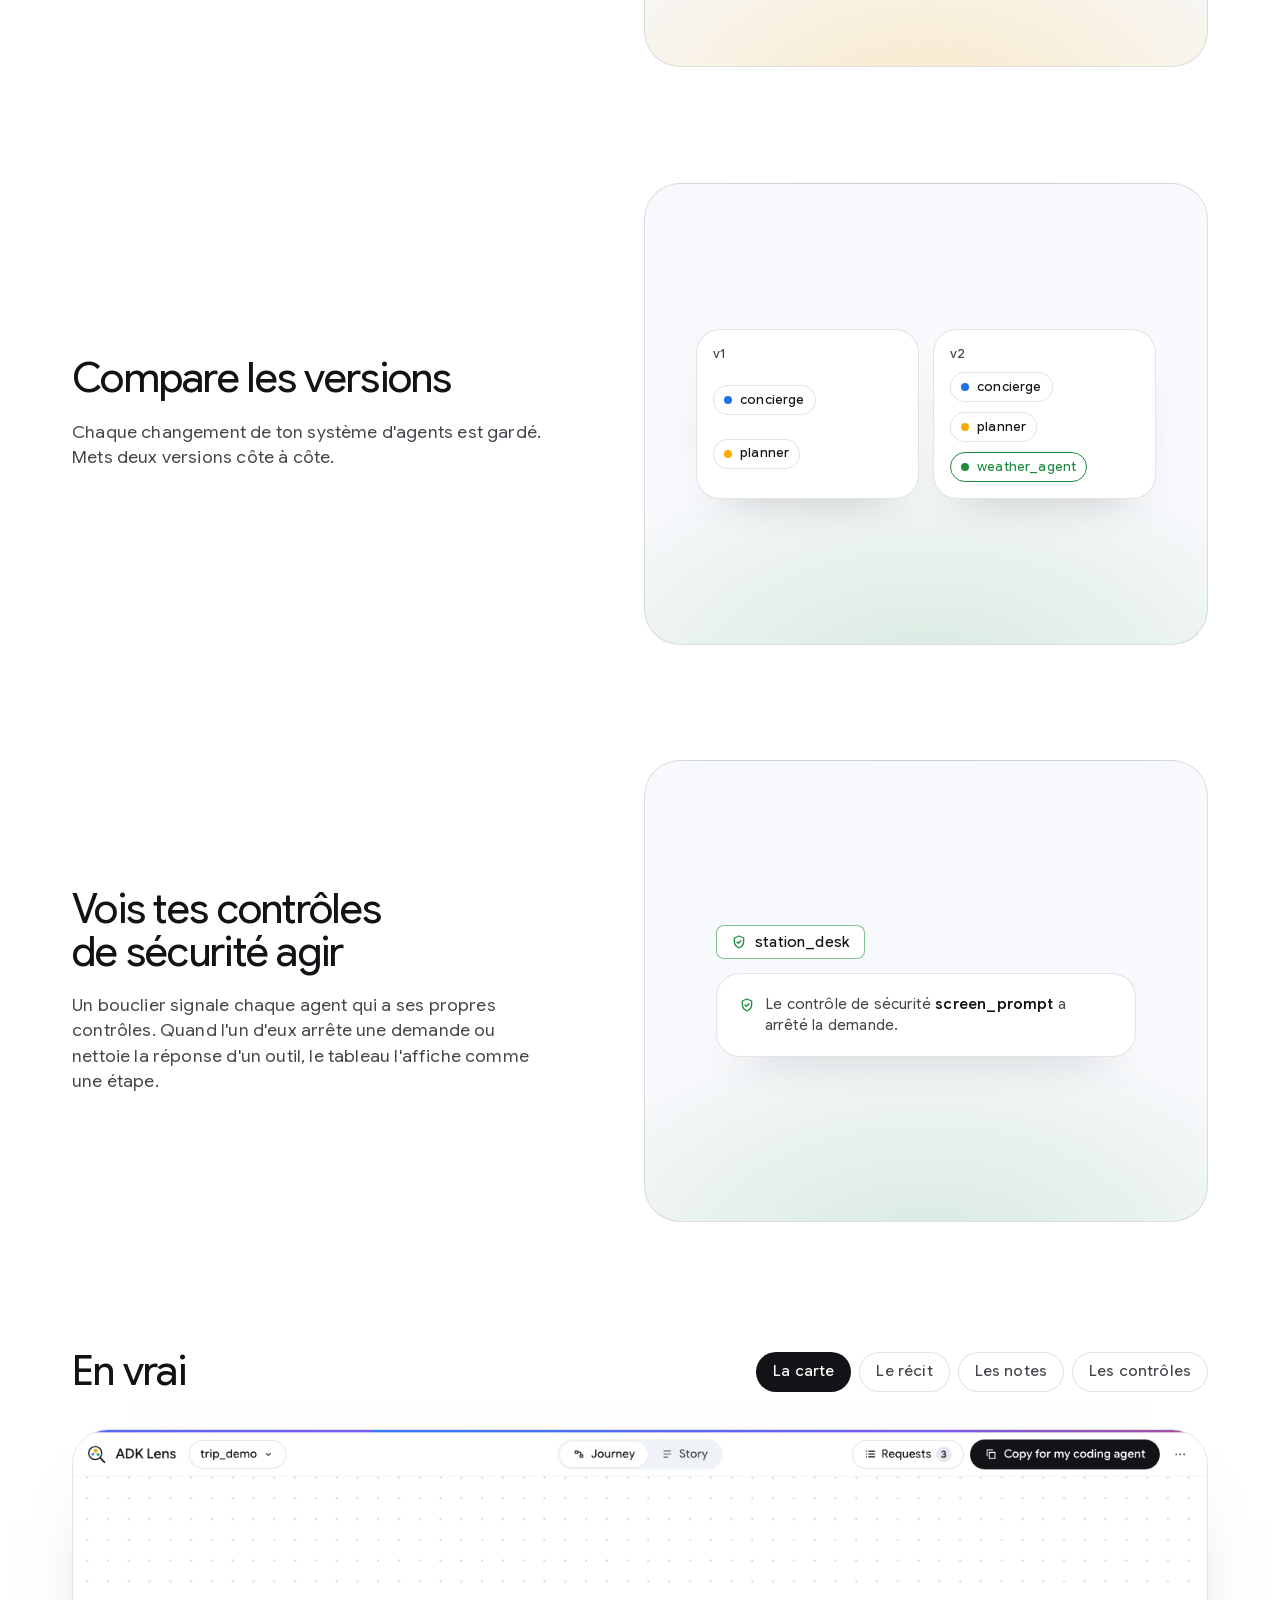
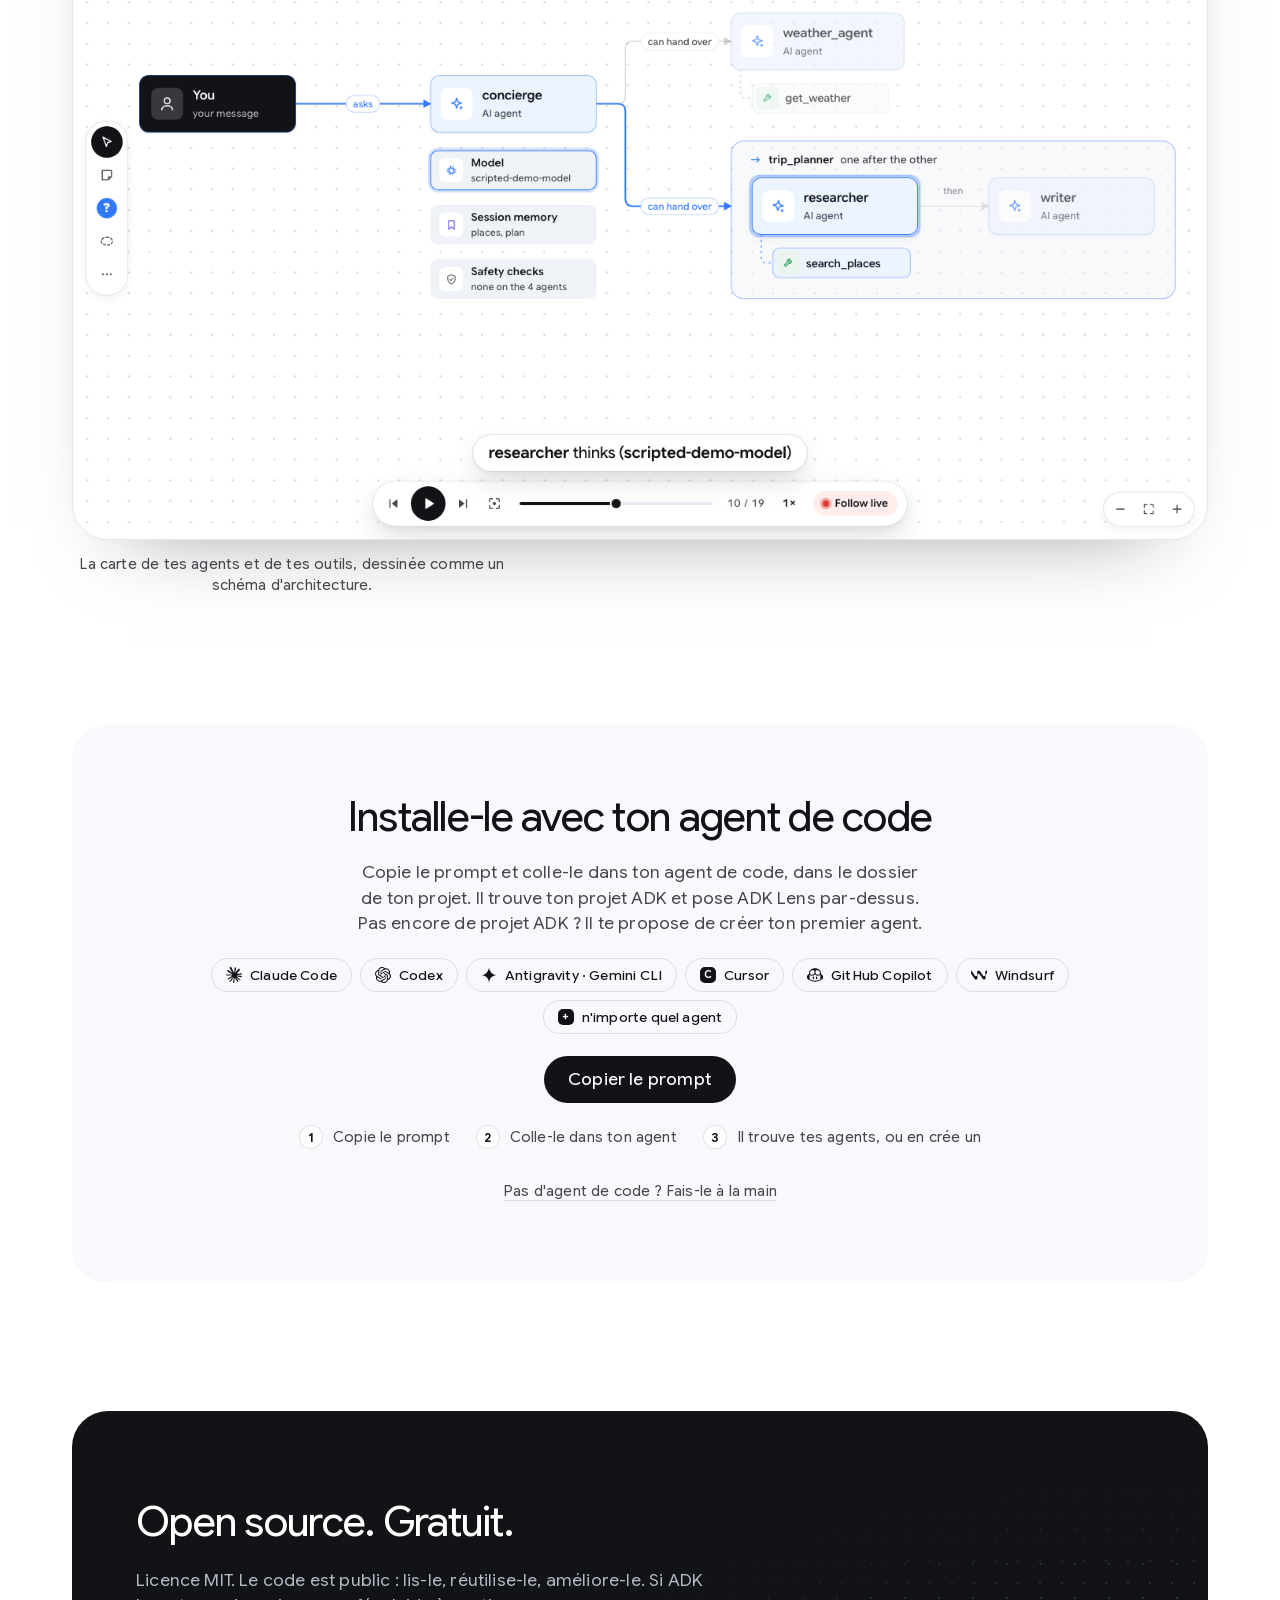
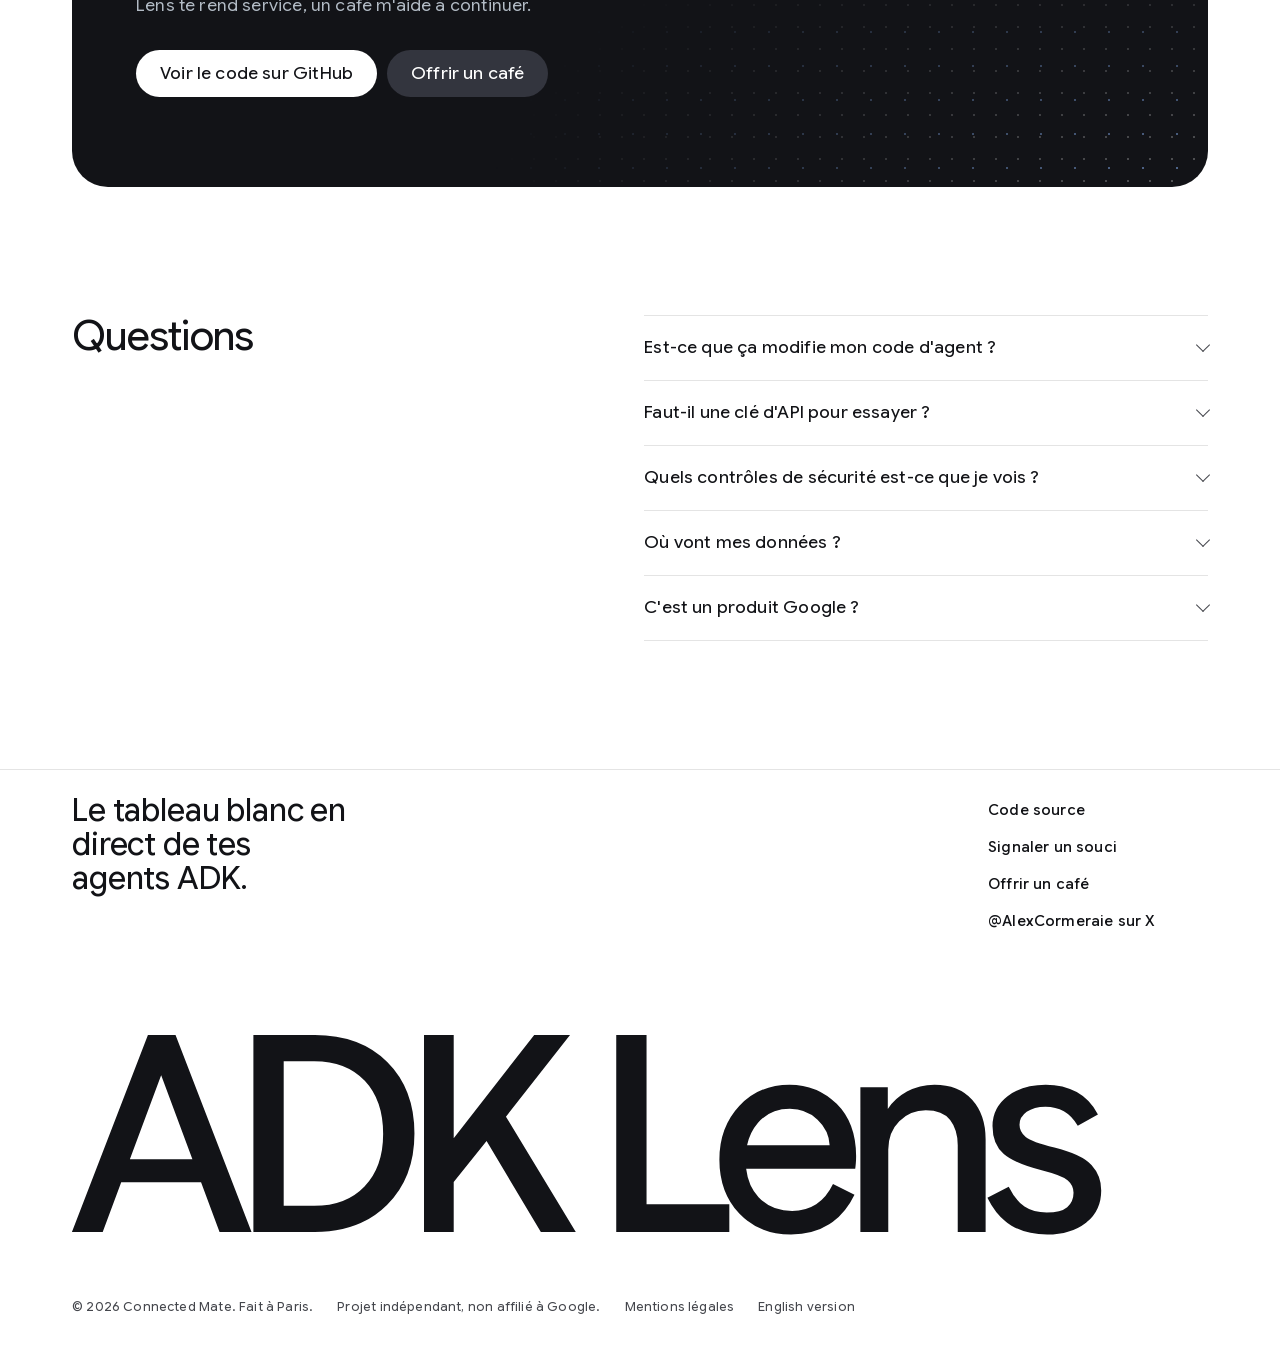
<file: docs/fr/index.html>
<!DOCTYPE html>
<html lang="fr" class="no-js">
<head>
<meta charset="utf-8">
<meta name="viewport" content="width=device-width, initial-scale=1, viewport-fit=cover">
<title>ADK Lens — Le tableau blanc en direct de tes agents ADK</title>
<meta name="description" content="ADK Lens affiche en direct la carte de tes agents ADK, rejoue chaque exécution et transforme tes notes en prompt. Open source, en local.">
<meta name="color-scheme" content="light dark">
<link rel="canonical" href="https://connected-mate.github.io/adk-lens/fr/">
<link rel="alternate" hreflang="fr" href="https://connected-mate.github.io/adk-lens/fr/">
<link rel="alternate" hreflang="en" href="https://connected-mate.github.io/adk-lens/">
<link rel="alternate" hreflang="x-default" href="https://connected-mate.github.io/adk-lens/">
<link rel="icon" href="../assets/favicon-32.png" sizes="32x32" type="image/png">
<link rel="icon" href="../assets/icon-192.png" sizes="192x192" type="image/png">
<link rel="apple-touch-icon" href="../assets/apple-touch-icon.png">
<link rel="manifest" href="../site.webmanifest">
<meta property="og:type" content="website">
<meta property="og:site_name" content="ADK Lens">
<meta property="og:locale" content="fr_FR">
<meta property="og:locale:alternate" content="en_US">
<meta property="og:url" content="https://connected-mate.github.io/adk-lens/fr/">
<meta property="og:title" content="ADK Lens — Le tableau blanc en direct de tes agents ADK">
<meta property="og:description" content="ADK Lens affiche en direct la carte de tes agents ADK, rejoue chaque exécution et transforme tes notes en prompt. Open source, en local.">
<meta property="og:image" content="https://connected-mate.github.io/adk-lens/assets/og-fr.jpg">
<meta property="og:image:width" content="1200">
<meta property="og:image:height" content="630">
<meta property="og:image:alt" content="ADK Lens : le tableau blanc en direct de tes agents ADK">
<meta name="twitter:card" content="summary_large_image">
<meta name="twitter:title" content="ADK Lens — Le tableau blanc en direct de tes agents ADK">
<meta name="twitter:description" content="ADK Lens affiche en direct la carte de tes agents ADK, rejoue chaque exécution et transforme tes notes en prompt. Open source, en local.">
<meta name="twitter:image" content="https://connected-mate.github.io/adk-lens/assets/og-fr.jpg">
<link rel="preload" href="../assets/fonts/google-sans-flex-latin.woff2" as="font" type="font/woff2" crossorigin>
<link rel="stylesheet" href="../lens.css">
<script>
document.documentElement.classList.replace('no-js', 'js');
</script>
<script type="application/ld+json">
{
  "@context": "https://schema.org",
  "@type": "SoftwareApplication",
  "name": "ADK Lens",
  "applicationCategory": "DeveloperApplication",
  "operatingSystem": "Python 3.10 ou plus récent. Projet indépendant, non affilié à Google.",
  "description": "ADK Lens affiche en direct la carte de tes agents ADK, rejoue chaque exécution et transforme tes notes en prompt. Open source, en local.",
  "url": "https://connected-mate.github.io/adk-lens/fr/",
  "image": "https://connected-mate.github.io/adk-lens/assets/og-fr.jpg",
  "inLanguage": [
    "fr",
    "en"
  ],
  "isAccessibleForFree": true,
  "publisher": {
    "@type": "Organization",
    "name": "Connected Mate",
    "url": "https://connectedmate.com"
  },
  "author": {
    "@type": "Person",
    "name": "Alexandre Cormeraie",
    "url": "https://cormeraie.fr"
  },
  "offers": {
    "@type": "Offer",
    "price": "0",
    "priceCurrency": "EUR"
  },
  "license": "https://spdx.org/licenses/MIT.html",
  "codeRepository": "https://github.com/Connected-Mate/adk-lens"
}
</script>
</head>
<body>
<a class="skip" href="#content">Aller au contenu</a>
<header class="top">
  <div class="wrap top__in">
    <a class="mark" href="./" aria-label="ADK Lens, accueil"><img src="../assets/icon-192.png" alt="" width="24" height="24"><span>ADK Lens</span></a>
    <nav class="nav" aria-label="Sections"><a href="#try">Essayer</a><a href="#features">Ce que ça fait</a><a href="#agent">Installer</a><a href="#faq">Questions</a></nav>
    <div class="top__end"><a class="btn btn--primary btn--sm" href="https://github.com/Connected-Mate/adk-lens" rel="noopener">GitHub</a><a class="lang" href="../" data-lang="en" data-lang-key="adk-lens-lang" hreflang="en" lang="en" aria-label="English version">EN</a></div>
  </div>
</header>
<main id="content">
<section class="wrap hero" aria-labelledby="title">
  <canvas class="field field--css" aria-hidden="true"></canvas>
  <div class="hero__in">
    <p class="lockup"><img src="../assets/icon-192.png" alt="" width="32" height="32"><span>ADK Lens</span></p>
    <h1 class="h1" id="title">Vois ce que font tes agents ADK.</h1>
    <p class="body">Un tableau blanc en direct, posé sur l&#x27;Agent Development Kit de Google. Tu ne touches pas à ton code.</p>
    <div class="cta"><button class="btn btn--primary" type="button" data-copy="Mets en place ADK Lens (un tableau blanc en direct pour les agents Google ADK) dans le dossier où tu travailles en ce moment. Suis à la lettre https://github.com/Connected-Mate/adk-lens/blob/main/AGENT-SETUP.md. Cherche d&#x27;abord ici un projet qui utilise Google ADK. Si tu en trouves un, installe ADK Lens par-dessus sans modifier son code, et montre-moi mes propres agents sur le tableau. Si tu n&#x27;en trouves pas, dis-le-moi, puis propose-moi d&#x27;installer Google ADK et de créer un premier agent avec moi, et branche ADK Lens dessus. Prouve que ça marche. Ne me pose que les questions indispensables et demande-moi avant toute action sensible (mot de passe, clé d&#x27;API, droits administrateur, suppression)." data-copied="Prompt copié. Colle-le dans ton agent de code." data-fail="Ton navigateur a bloqué la copie." data-fail-link="Ouvrir le guide d&#x27;installation" data-fail-href="https://github.com/Connected-Mate/adk-lens/blob/main/AGENT-SETUP.md"><span class="is-idle">Copier le prompt d&#x27;installation</span><span class="is-done" aria-hidden="true">Prompt copié</span></button><div class="rot"><div class="rot__list" aria-hidden="true"><span class="rot__item"><svg viewBox="0 0 24 24" width="20" height="20" fill="currentColor" aria-hidden="true" focusable="false"><path d="m4.7144 15.9555 4.7174-2.6471.079-.2307-.079-.1275h-.2307l-.7893-.0486-2.6956-.0729-2.3375-.0971-2.2646-.1214-.5707-.1215-.5343-.7042.0546-.3522.4797-.3218.686.0608 1.5179.1032 2.2767.1578 1.6514.0972 2.4468.255h.3886l.0546-.1579-.1336-.0971-.1032-.0972L6.973 9.8356l-2.55-1.6879-1.3356-.9714-.7225-.4918-.3643-.4614-.1578-1.0078.6557-.7225.8803.0607.2246.0607.8925.686 1.9064 1.4754 2.4893 1.8336.3643.3035.1457-.1032.0182-.0728-.164-.2733-1.3539-2.4467-1.445-2.4893-.6435-1.032-.17-.6194c-.0607-.255-.1032-.4674-.1032-.7285L6.287.1335 6.6997 0l.9957.1336.419.3642.6192 1.4147 1.0018 2.2282 1.5543 3.0296.4553.8985.2429.8318.091.255h.1579v-.1457l.1275-1.706.2368-2.0947.2307-2.6957.0789-.7589.3764-.9107.7468-.4918.5828.2793.4797.686-.0668.4433-.2853 1.8517-.5586 2.9021-.3643 1.9429h.2125l.2429-.2429.9835-1.3053 1.6514-2.0643.7286-.8196.85-.9046.5464-.4311h1.0321l.759 1.1293-.34 1.1657-1.0625 1.3478-.8804 1.1414-1.2628 1.7-.7893 1.36.0729.1093.1882-.0183 2.8535-.607 1.5421-.2794 1.8396-.3157.8318.3886.091.3946-.3278.8075-1.967.4857-2.3072.4614-3.4364.8136-.0425.0304.0486.0607 1.5482.1457.6618.0364h1.621l3.0175.2247.7892.522.4736.6376-.079.4857-1.2142.6193-1.6393-.3886-3.825-.9107-1.3113-.3279h-.1822v.1093l1.0929 1.0686 2.0035 1.8092 2.5075 2.3314.1275.5768-.3218.4554-.34-.0486-2.2039-1.6575-.85-.7468-1.9246-1.621h-.1275v.17l.4432.6496 2.3436 3.5214.1214 1.0807-.17.3521-.6071.2125-.6679-.1214-1.3721-1.9246L14.38 17.959l-1.1414-1.9428-.1397.079-.674 7.2552-.3156.3703-.7286.2793-.6071-.4614-.3218-.7468.3218-1.4753.3886-1.9246.3157-1.53.2853-1.9004.17-.6314-.0121-.0425-.1397.0182-1.4328 1.9672-2.1796 2.9446-1.7243 1.8456-.4128.164-.7164-.3704.0667-.6618.4008-.5889 2.386-3.0357 1.4389-1.882.929-1.0868-.0062-.1579h-.0546l-6.3385 4.1164-1.1293.1457-.4857-.4554.0608-.7467.2307-.2429 1.9064-1.3114Z"/></svg>Claude Code</span><span class="rot__item"><svg viewBox="0 0 24 24" width="20" height="20" fill="currentColor" aria-hidden="true" focusable="false"><path d="M22.2819 9.8211a5.9847 5.9847 0 0 0-.5157-4.9108 6.0462 6.0462 0 0 0-6.5098-2.9A6.0651 6.0651 0 0 0 4.9807 4.1818a5.9847 5.9847 0 0 0-3.9977 2.9 6.0462 6.0462 0 0 0 .7427 7.0966 5.98 5.98 0 0 0 .511 4.9107 6.051 6.051 0 0 0 6.5146 2.9001A5.9847 5.9847 0 0 0 13.2599 24a6.0557 6.0557 0 0 0 5.7718-4.2058 5.9894 5.9894 0 0 0 3.9977-2.9001 6.0557 6.0557 0 0 0-.7475-7.0729zm-9.022 12.6081a4.4755 4.4755 0 0 1-2.8764-1.0408l.1419-.0804 4.7783-2.7582a.7948.7948 0 0 0 .3927-.6813v-6.7369l2.02 1.1686a.071.071 0 0 1 .038.052v5.5826a4.504 4.504 0 0 1-4.4945 4.4944zm-9.6607-4.1254a4.4708 4.4708 0 0 1-.5346-3.0137l.142.0852 4.783 2.7582a.7712.7712 0 0 0 .7806 0l5.8428-3.3685v2.3324a.0804.0804 0 0 1-.0332.0615L9.74 19.9502a4.4992 4.4992 0 0 1-6.1408-1.6464zM2.3408 7.8956a4.485 4.485 0 0 1 2.3655-1.9728V11.6a.7664.7664 0 0 0 .3879.6765l5.8144 3.3543-2.0201 1.1685a.0757.0757 0 0 1-.071 0l-4.8303-2.7865A4.504 4.504 0 0 1 2.3408 7.872zm16.5963 3.8558L13.1038 8.364 15.1192 7.2a.0757.0757 0 0 1 .071 0l4.8303 2.7913a4.4944 4.4944 0 0 1-.6765 8.1042v-5.6772a.79.79 0 0 0-.407-.667zm2.0107-3.0231l-.142-.0852-4.7735-2.7818a.7759.7759 0 0 0-.7854 0L9.409 9.2297V6.8974a.0662.0662 0 0 1 .0284-.0615l4.8303-2.7866a4.4992 4.4992 0 0 1 6.6802 4.66zM8.3065 12.863l-2.02-1.1638a.0804.0804 0 0 1-.038-.0567V6.0742a4.4992 4.4992 0 0 1 7.3757-3.4537l-.142.0805L8.704 5.459a.7948.7948 0 0 0-.3927.6813zm1.0976-2.3654l2.602-1.4998 2.6069 1.4998v2.9994l-2.5974 1.4997-2.6067-1.4997Z"/></svg>Codex</span><span class="rot__item"><svg viewBox="0 0 24 24" width="20" height="20" fill="currentColor" aria-hidden="true" focusable="false"><path d="M11.04 19.32Q12 21.51 12 24q0-2.49.93-4.68.96-2.19 2.58-3.81t3.81-2.55Q21.51 12 24 12q-2.49 0-4.68-.93a12.3 12.3 0 0 1-3.81-2.58 12.3 12.3 0 0 1-2.58-3.81Q12 2.49 12 0q0 2.49-.96 4.68-.93 2.19-2.55 3.81a12.3 12.3 0 0 1-3.81 2.58Q2.49 12 0 12q2.49 0 4.68.96 2.19.93 3.81 2.55t2.55 3.81"/></svg>Antigravity · Gemini CLI</span><span class="rot__item"><span class="mono-chip" aria-hidden="true">C</span>Cursor</span><span class="rot__item"><svg viewBox="0 0 24 24" width="20" height="20" fill="currentColor" aria-hidden="true" focusable="false"><path d="M23.922 16.997C23.061 18.492 18.063 22.02 12 22.02 5.937 22.02.939 18.492.078 16.997A.641.641 0 0 1 0 16.741v-2.869a.883.883 0 0 1 .053-.22c.372-.935 1.347-2.292 2.605-2.656.167-.429.414-1.055.644-1.517a10.098 10.098 0 0 1-.052-1.086c0-1.331.282-2.499 1.132-3.368.397-.406.89-.717 1.474-.952C7.255 2.937 9.248 1.98 11.978 1.98c2.731 0 4.767.957 6.166 2.093.584.235 1.077.546 1.474.952.85.869 1.132 2.037 1.132 3.368 0 .368-.014.733-.052 1.086.23.462.477 1.088.644 1.517 1.258.364 2.233 1.721 2.605 2.656a.841.841 0 0 1 .053.22v2.869a.641.641 0 0 1-.078.256Zm-11.75-5.992h-.344a4.359 4.359 0 0 1-.355.508c-.77.947-1.918 1.492-3.508 1.492-1.725 0-2.989-.359-3.782-1.259a2.137 2.137 0 0 1-.085-.104L4 11.746v6.585c1.435.779 4.514 2.179 8 2.179 3.486 0 6.565-1.4 8-2.179v-6.585l-.098-.104s-.033.045-.085.104c-.793.9-2.057 1.259-3.782 1.259-1.59 0-2.738-.545-3.508-1.492a4.359 4.359 0 0 1-.355-.508Zm2.328 3.25c.549 0 1 .451 1 1v2c0 .549-.451 1-1 1-.549 0-1-.451-1-1v-2c0-.549.451-1 1-1Zm-5 0c.549 0 1 .451 1 1v2c0 .549-.451 1-1 1-.549 0-1-.451-1-1v-2c0-.549.451-1 1-1Zm3.313-6.185c.136 1.057.403 1.913.878 2.497.442.544 1.134.938 2.344.938 1.573 0 2.292-.337 2.657-.751.384-.435.558-1.15.558-2.361 0-1.14-.243-1.847-.705-2.319-.477-.488-1.319-.862-2.824-1.025-1.487-.161-2.192.138-2.533.529-.269.307-.437.808-.438 1.578v.021c0 .265.021.562.063.893Zm-1.626 0c.042-.331.063-.628.063-.894v-.02c-.001-.77-.169-1.271-.438-1.578-.341-.391-1.046-.69-2.533-.529-1.505.163-2.347.537-2.824 1.025-.462.472-.705 1.179-.705 2.319 0 1.211.175 1.926.558 2.361.365.414 1.084.751 2.657.751 1.21 0 1.902-.394 2.344-.938.475-.584.742-1.44.878-2.497Z"/></svg>GitHub Copilot</span><span class="rot__item"><svg viewBox="0 0 24 24" width="20" height="20" fill="currentColor" aria-hidden="true" focusable="false"><path d="M23.55 5.067c-1.2038-.002-2.1806.973-2.1806 2.1765v4.8676c0 .972-.8035 1.7594-1.7597 1.7594-.568 0-1.1352-.286-1.4718-.7659l-4.9713-7.1003c-.4125-.5896-1.0837-.941-1.8103-.941-1.1334 0-2.1533.9635-2.1533 2.153v4.8957c0 .972-.7969 1.7594-1.7596 1.7594-.57 0-1.1363-.286-1.4728-.7658L.4076 5.1598C.2822 4.9798 0 5.0688 0 5.2882v4.2452c0 .2147.0656.4228.1884.599l5.4748 7.8183c.3234.462.8006.8052 1.3509.9298 1.3771.313 2.6446-.747 2.6446-2.0977v-4.893c0-.972.7875-1.7593 1.7596-1.7593h.003a1.798 1.798 0 0 1 1.4718.7658l4.9723 7.0994c.4135.5905 1.05.941 1.8093.941 1.1587 0 2.1515-.9645 2.1515-2.153v-4.8948c0-.972.7875-1.7594 1.7596-1.7594h.194a.22.22 0 0 0 .2204-.2202v-4.622a.22.22 0 0 0-.2203-.2203Z"/></svg>Windsurf</span><span class="rot__item"><span class="mono-chip" aria-hidden="true">+</span>n&#x27;importe quel agent</span><span class="rot__item rot__item--dup"><svg viewBox="0 0 24 24" width="20" height="20" fill="currentColor" aria-hidden="true" focusable="false"><path d="m4.7144 15.9555 4.7174-2.6471.079-.2307-.079-.1275h-.2307l-.7893-.0486-2.6956-.0729-2.3375-.0971-2.2646-.1214-.5707-.1215-.5343-.7042.0546-.3522.4797-.3218.686.0608 1.5179.1032 2.2767.1578 1.6514.0972 2.4468.255h.3886l.0546-.1579-.1336-.0971-.1032-.0972L6.973 9.8356l-2.55-1.6879-1.3356-.9714-.7225-.4918-.3643-.4614-.1578-1.0078.6557-.7225.8803.0607.2246.0607.8925.686 1.9064 1.4754 2.4893 1.8336.3643.3035.1457-.1032.0182-.0728-.164-.2733-1.3539-2.4467-1.445-2.4893-.6435-1.032-.17-.6194c-.0607-.255-.1032-.4674-.1032-.7285L6.287.1335 6.6997 0l.9957.1336.419.3642.6192 1.4147 1.0018 2.2282 1.5543 3.0296.4553.8985.2429.8318.091.255h.1579v-.1457l.1275-1.706.2368-2.0947.2307-2.6957.0789-.7589.3764-.9107.7468-.4918.5828.2793.4797.686-.0668.4433-.2853 1.8517-.5586 2.9021-.3643 1.9429h.2125l.2429-.2429.9835-1.3053 1.6514-2.0643.7286-.8196.85-.9046.5464-.4311h1.0321l.759 1.1293-.34 1.1657-1.0625 1.3478-.8804 1.1414-1.2628 1.7-.7893 1.36.0729.1093.1882-.0183 2.8535-.607 1.5421-.2794 1.8396-.3157.8318.3886.091.3946-.3278.8075-1.967.4857-2.3072.4614-3.4364.8136-.0425.0304.0486.0607 1.5482.1457.6618.0364h1.621l3.0175.2247.7892.522.4736.6376-.079.4857-1.2142.6193-1.6393-.3886-3.825-.9107-1.3113-.3279h-.1822v.1093l1.0929 1.0686 2.0035 1.8092 2.5075 2.3314.1275.5768-.3218.4554-.34-.0486-2.2039-1.6575-.85-.7468-1.9246-1.621h-.1275v.17l.4432.6496 2.3436 3.5214.1214 1.0807-.17.3521-.6071.2125-.6679-.1214-1.3721-1.9246L14.38 17.959l-1.1414-1.9428-.1397.079-.674 7.2552-.3156.3703-.7286.2793-.6071-.4614-.3218-.7468.3218-1.4753.3886-1.9246.3157-1.53.2853-1.9004.17-.6314-.0121-.0425-.1397.0182-1.4328 1.9672-2.1796 2.9446-1.7243 1.8456-.4128.164-.7164-.3704.0667-.6618.4008-.5889 2.386-3.0357 1.4389-1.882.929-1.0868-.0062-.1579h-.0546l-6.3385 4.1164-1.1293.1457-.4857-.4554.0608-.7467.2307-.2429 1.9064-1.3114Z"/></svg>Claude Code</span></div><span class="sr-only">Fonctionne avec Claude Code, Codex, Antigravity et Gemini CLI, Cursor, GitHub Copilot, Windsurf, ou n&#x27;importe quel agent de code.</span></div></div>
    <p class="fine">Python 3.10 ou plus récent. Projet indépendant, non affilié à Google.</p>
  </div>
</section>
<section class="wrap stage" id="try" aria-labelledby="try-title">
  <div class="stage__head"><h2 class="h2" id="try-title">Essaie-le ici</h2><p class="body">Choisis une demande et regarde-la traverser les agents. Rien à installer.</p></div>
  <div class="board zoom"><div class="board__canvas play" data-play data-lang="fr"><svg viewBox="0 0 720 440" role="img" aria-label="Illustration : un prompt passe d&#x27;un agent à l&#x27;autre sur un tableau blanc pointillé, à côté d&#x27;un post-it.">
  <path class="b-line" d="M230 224 H290"/>
  <path class="b-line" d="M440 224 H462 Q470 224 470 216 V124 Q470 116 478 116 H500"/>
  <path class="b-line" d="M440 224 H462 Q470 224 470 232 V328 Q470 336 478 336 H500"/>
  <path class="b-line" d="M595 142 V190" stroke-dasharray="2 5"/>
  <circle class="b-dot b-dot--a" r="6"/>
  <circle class="b-dot b-dot--b" r="6"/>
  <text class="b-tag" x="24" y="186">TON PROMPT</text>
  <g class="b-node b-node--you"><rect x="20" y="198" width="210" height="52" rx="8"/><text x="125" y="230" text-anchor="middle">Prépare mon week-end</text></g>
  <text class="b-tag" x="294" y="186">AGENTS</text>
  <g class="b-node"><rect x="290" y="198" width="150" height="52" rx="8"/><text x="365" y="230" text-anchor="middle">concierge</text></g>
  <g class="b-node"><rect x="500" y="90" width="190" height="52" rx="8"/><text x="595" y="122" text-anchor="middle">weather_agent</text></g>
  <g class="b-node b-node--tool"><rect x="520" y="190" width="150" height="44" rx="6"/><text x="595" y="217" text-anchor="middle">get_weather</text></g>
  <g class="b-node"><rect x="500" y="310" width="140" height="52" rx="8"/><text x="570" y="342" text-anchor="middle">planner</text></g>
  <g class="b-note" transform="rotate(-3 135 350)"><rect x="50" y="306" width="170" height="92" rx="3"/><text x="68" y="344">Pourquoi la météo</text><text x="68" y="366">d&#x27;abord ?</text></g>
</svg></div></div>
  <p class="caption">Démo du site, avec les agents de l&#x27;exemple fourni. Le vrai tableau dessine les tiens.</p>
</section>
<section class="wrap statement" id="features" aria-label="Ce que ça fait">
  <p><span>ADK Lens se branche sur ADK et dessine en direct ce que font tes agents. Rien à changer dans ton code.</span></p>
</section>
<section class="wrap rows" aria-label="Ce que ça fait">
  <article class="row">
    <div class="row__text"><h2 class="h2">Regarde, puis rejoue pas à pas</h2><p class="body">Suis le trajet du prompt sur la carte, ou lis l&#x27;histoire en mots simples. Avec le zoom sur chaque étape (touche F), le tableau cadre ce qui se passe : espace ou les flèches pour avancer et reculer, aussi lentement que tu veux.</p></div>
    <div class="card card--a zoom" aria-hidden="true"><div class="card__in"><div class="sheet"><div class="track"><b></b><b></b><b></b><b></b><u></u></div></div><div class="sheet"><ul class="story"><li>Tu demandes un programme de week-end.</li><li>concierge passe la main à weather_agent.</li><li>weather_agent appelle get_weather.</li><li>planner rédige la réponse.</li></ul></div></div></div>
  </article>
  <article class="row">
    <div class="row__text"><h2 class="h2">Entoure, commente, questionne</h2><p class="body">Annote le tableau, puis copie le tout en un clic comme prompt pour ton agent de code.</p></div>
    <div class="card card--b zoom" aria-hidden="true"><div class="card__in"><div class="note">Pourquoi la météo d&#x27;abord ?</div><div class="pair"><span class="chip chip--amber"><i></i>planner</span><span class="chip chip--btn">Copier comme prompt</span></div></div></div>
  </article>
  <article class="row">
    <div class="row__text"><h2 class="h2">Compare les versions</h2><p class="body">Chaque changement de ton système d&#x27;agents est gardé. Mets deux versions côte à côte.</p></div>
    <div class="card card--c zoom" aria-hidden="true"><div class="versions"><div class="sheet"><span class="caption">v1</span><span class="chip"><i></i>concierge</span><span class="chip chip--amber"><i></i>planner</span></div><div class="sheet"><span class="caption">v2</span><span class="chip"><i></i>concierge</span><span class="chip chip--amber"><i></i>planner</span><span class="chip chip--green chip--new"><i></i>weather_agent</span></div></div></div>
  </article>
  <article class="row">
    <div class="row__text"><h2 class="h2">Vois tes contrôles de sécurité agir</h2><p class="body">Un bouclier signale chaque agent qui a ses propres contrôles. Quand l&#x27;un d&#x27;eux arrête une demande ou nettoie la réponse d&#x27;un outil, le tableau l&#x27;affiche comme une étape.</p></div>
    <div class="card card--d zoom" aria-hidden="true"><div class="card__in"><span class="chip chip--shield"><svg viewBox="0 0 24 24" width="16" height="16" fill="none" stroke="currentColor" stroke-width="2" stroke-linecap="round" stroke-linejoin="round" aria-hidden="true"><path d="M12 3l7 3v5c0 4.6-2.9 8.3-7 10-4.1-1.7-7-5.4-7-10V6l7-3Z"/><path d="m9 12 2 2 4-4"/></svg>station_desk</span><div class="sheet"><p class="check"><svg viewBox="0 0 24 24" width="16" height="16" fill="none" stroke="currentColor" stroke-width="2" stroke-linecap="round" stroke-linejoin="round" aria-hidden="true"><path d="M12 3l7 3v5c0 4.6-2.9 8.3-7 10-4.1-1.7-7-5.4-7-10V6l7-3Z"/><path d="m9 12 2 2 4-4"/></svg><span>Le contrôle de sécurité <b>screen_prompt</b> a arrêté la demande.</span></p></div></div></div>
  </article>
</section>
<section class="wrap shots" id="shots" data-shots hidden aria-labelledby="shots-title">
  <div class="shots__head"><h2 class="h2" id="shots-title">En vrai</h2><div class="shots__tabs" role="group" aria-label="Captures d&#x27;écran" data-shot-tabs></div></div>
  <div class="shots__frame zoom">
    <figure class="shot" data-shot="../assets/shot-map.png" data-alt="Capture d&#x27;ADK Lens : la carte des agents et des outils, en blocs droits et flèches à angle droit." data-tab="La carte" hidden><figcaption class="small body">La carte de tes agents et de tes outils, dessinée comme un schéma d&#x27;architecture.</figcaption></figure>
    <figure class="shot" data-shot="../assets/shot-linear.png" data-alt="Capture d&#x27;ADK Lens : la vue Récit d&#x27;une exécution." data-tab="Le récit" hidden><figcaption class="small body">Une exécution, racontée en mots simples.</figcaption></figure>
    <figure class="shot" data-shot="../assets/shot-notes.png" data-alt="Capture d&#x27;ADK Lens : des notes sur le tableau." data-tab="Les notes" hidden><figcaption class="small body">Tes notes, prêtes à copier comme prompt.</figcaption></figure>
    <figure class="shot" data-shot="../assets/shot-checks.png" data-alt="Capture d&#x27;ADK Lens : dans la démo corsée, un contrôle de sécurité a arrêté une demande et le tableau l&#x27;affiche comme une étape." data-tab="Les contrôles" hidden><figcaption class="small body">Un contrôle de sécurité arrête une demande, et tu le vois.</figcaption></figure>
  </div>
</section>
<section class="wrap setup" id="agent" aria-labelledby="agent-title">
  <div class="setup__panel">
    <h2 class="h2" id="agent-title">Installe-le avec ton agent de code</h2>
    <p class="body">Copie le prompt et colle-le dans ton agent de code, dans le dossier de ton projet. Il trouve ton projet ADK et pose ADK Lens par-dessus. Pas encore de projet ADK ? Il te propose de créer ton premier agent.</p>
    <ul class="agents" role="list"><li><svg viewBox="0 0 24 24" width="20" height="20" fill="currentColor" aria-hidden="true" focusable="false"><path d="m4.7144 15.9555 4.7174-2.6471.079-.2307-.079-.1275h-.2307l-.7893-.0486-2.6956-.0729-2.3375-.0971-2.2646-.1214-.5707-.1215-.5343-.7042.0546-.3522.4797-.3218.686.0608 1.5179.1032 2.2767.1578 1.6514.0972 2.4468.255h.3886l.0546-.1579-.1336-.0971-.1032-.0972L6.973 9.8356l-2.55-1.6879-1.3356-.9714-.7225-.4918-.3643-.4614-.1578-1.0078.6557-.7225.8803.0607.2246.0607.8925.686 1.9064 1.4754 2.4893 1.8336.3643.3035.1457-.1032.0182-.0728-.164-.2733-1.3539-2.4467-1.445-2.4893-.6435-1.032-.17-.6194c-.0607-.255-.1032-.4674-.1032-.7285L6.287.1335 6.6997 0l.9957.1336.419.3642.6192 1.4147 1.0018 2.2282 1.5543 3.0296.4553.8985.2429.8318.091.255h.1579v-.1457l.1275-1.706.2368-2.0947.2307-2.6957.0789-.7589.3764-.9107.7468-.4918.5828.2793.4797.686-.0668.4433-.2853 1.8517-.5586 2.9021-.3643 1.9429h.2125l.2429-.2429.9835-1.3053 1.6514-2.0643.7286-.8196.85-.9046.5464-.4311h1.0321l.759 1.1293-.34 1.1657-1.0625 1.3478-.8804 1.1414-1.2628 1.7-.7893 1.36.0729.1093.1882-.0183 2.8535-.607 1.5421-.2794 1.8396-.3157.8318.3886.091.3946-.3278.8075-1.967.4857-2.3072.4614-3.4364.8136-.0425.0304.0486.0607 1.5482.1457.6618.0364h1.621l3.0175.2247.7892.522.4736.6376-.079.4857-1.2142.6193-1.6393-.3886-3.825-.9107-1.3113-.3279h-.1822v.1093l1.0929 1.0686 2.0035 1.8092 2.5075 2.3314.1275.5768-.3218.4554-.34-.0486-2.2039-1.6575-.85-.7468-1.9246-1.621h-.1275v.17l.4432.6496 2.3436 3.5214.1214 1.0807-.17.3521-.6071.2125-.6679-.1214-1.3721-1.9246L14.38 17.959l-1.1414-1.9428-.1397.079-.674 7.2552-.3156.3703-.7286.2793-.6071-.4614-.3218-.7468.3218-1.4753.3886-1.9246.3157-1.53.2853-1.9004.17-.6314-.0121-.0425-.1397.0182-1.4328 1.9672-2.1796 2.9446-1.7243 1.8456-.4128.164-.7164-.3704.0667-.6618.4008-.5889 2.386-3.0357 1.4389-1.882.929-1.0868-.0062-.1579h-.0546l-6.3385 4.1164-1.1293.1457-.4857-.4554.0608-.7467.2307-.2429 1.9064-1.3114Z"/></svg>Claude Code</li><li><svg viewBox="0 0 24 24" width="20" height="20" fill="currentColor" aria-hidden="true" focusable="false"><path d="M22.2819 9.8211a5.9847 5.9847 0 0 0-.5157-4.9108 6.0462 6.0462 0 0 0-6.5098-2.9A6.0651 6.0651 0 0 0 4.9807 4.1818a5.9847 5.9847 0 0 0-3.9977 2.9 6.0462 6.0462 0 0 0 .7427 7.0966 5.98 5.98 0 0 0 .511 4.9107 6.051 6.051 0 0 0 6.5146 2.9001A5.9847 5.9847 0 0 0 13.2599 24a6.0557 6.0557 0 0 0 5.7718-4.2058 5.9894 5.9894 0 0 0 3.9977-2.9001 6.0557 6.0557 0 0 0-.7475-7.0729zm-9.022 12.6081a4.4755 4.4755 0 0 1-2.8764-1.0408l.1419-.0804 4.7783-2.7582a.7948.7948 0 0 0 .3927-.6813v-6.7369l2.02 1.1686a.071.071 0 0 1 .038.052v5.5826a4.504 4.504 0 0 1-4.4945 4.4944zm-9.6607-4.1254a4.4708 4.4708 0 0 1-.5346-3.0137l.142.0852 4.783 2.7582a.7712.7712 0 0 0 .7806 0l5.8428-3.3685v2.3324a.0804.0804 0 0 1-.0332.0615L9.74 19.9502a4.4992 4.4992 0 0 1-6.1408-1.6464zM2.3408 7.8956a4.485 4.485 0 0 1 2.3655-1.9728V11.6a.7664.7664 0 0 0 .3879.6765l5.8144 3.3543-2.0201 1.1685a.0757.0757 0 0 1-.071 0l-4.8303-2.7865A4.504 4.504 0 0 1 2.3408 7.872zm16.5963 3.8558L13.1038 8.364 15.1192 7.2a.0757.0757 0 0 1 .071 0l4.8303 2.7913a4.4944 4.4944 0 0 1-.6765 8.1042v-5.6772a.79.79 0 0 0-.407-.667zm2.0107-3.0231l-.142-.0852-4.7735-2.7818a.7759.7759 0 0 0-.7854 0L9.409 9.2297V6.8974a.0662.0662 0 0 1 .0284-.0615l4.8303-2.7866a4.4992 4.4992 0 0 1 6.6802 4.66zM8.3065 12.863l-2.02-1.1638a.0804.0804 0 0 1-.038-.0567V6.0742a4.4992 4.4992 0 0 1 7.3757-3.4537l-.142.0805L8.704 5.459a.7948.7948 0 0 0-.3927.6813zm1.0976-2.3654l2.602-1.4998 2.6069 1.4998v2.9994l-2.5974 1.4997-2.6067-1.4997Z"/></svg>Codex</li><li><svg viewBox="0 0 24 24" width="20" height="20" fill="currentColor" aria-hidden="true" focusable="false"><path d="M11.04 19.32Q12 21.51 12 24q0-2.49.93-4.68.96-2.19 2.58-3.81t3.81-2.55Q21.51 12 24 12q-2.49 0-4.68-.93a12.3 12.3 0 0 1-3.81-2.58 12.3 12.3 0 0 1-2.58-3.81Q12 2.49 12 0q0 2.49-.96 4.68-.93 2.19-2.55 3.81a12.3 12.3 0 0 1-3.81 2.58Q2.49 12 0 12q2.49 0 4.68.96 2.19.93 3.81 2.55t2.55 3.81"/></svg>Antigravity · Gemini CLI</li><li><span class="mono-chip" aria-hidden="true">C</span>Cursor</li><li><svg viewBox="0 0 24 24" width="20" height="20" fill="currentColor" aria-hidden="true" focusable="false"><path d="M23.922 16.997C23.061 18.492 18.063 22.02 12 22.02 5.937 22.02.939 18.492.078 16.997A.641.641 0 0 1 0 16.741v-2.869a.883.883 0 0 1 .053-.22c.372-.935 1.347-2.292 2.605-2.656.167-.429.414-1.055.644-1.517a10.098 10.098 0 0 1-.052-1.086c0-1.331.282-2.499 1.132-3.368.397-.406.89-.717 1.474-.952C7.255 2.937 9.248 1.98 11.978 1.98c2.731 0 4.767.957 6.166 2.093.584.235 1.077.546 1.474.952.85.869 1.132 2.037 1.132 3.368 0 .368-.014.733-.052 1.086.23.462.477 1.088.644 1.517 1.258.364 2.233 1.721 2.605 2.656a.841.841 0 0 1 .053.22v2.869a.641.641 0 0 1-.078.256Zm-11.75-5.992h-.344a4.359 4.359 0 0 1-.355.508c-.77.947-1.918 1.492-3.508 1.492-1.725 0-2.989-.359-3.782-1.259a2.137 2.137 0 0 1-.085-.104L4 11.746v6.585c1.435.779 4.514 2.179 8 2.179 3.486 0 6.565-1.4 8-2.179v-6.585l-.098-.104s-.033.045-.085.104c-.793.9-2.057 1.259-3.782 1.259-1.59 0-2.738-.545-3.508-1.492a4.359 4.359 0 0 1-.355-.508Zm2.328 3.25c.549 0 1 .451 1 1v2c0 .549-.451 1-1 1-.549 0-1-.451-1-1v-2c0-.549.451-1 1-1Zm-5 0c.549 0 1 .451 1 1v2c0 .549-.451 1-1 1-.549 0-1-.451-1-1v-2c0-.549.451-1 1-1Zm3.313-6.185c.136 1.057.403 1.913.878 2.497.442.544 1.134.938 2.344.938 1.573 0 2.292-.337 2.657-.751.384-.435.558-1.15.558-2.361 0-1.14-.243-1.847-.705-2.319-.477-.488-1.319-.862-2.824-1.025-1.487-.161-2.192.138-2.533.529-.269.307-.437.808-.438 1.578v.021c0 .265.021.562.063.893Zm-1.626 0c.042-.331.063-.628.063-.894v-.02c-.001-.77-.169-1.271-.438-1.578-.341-.391-1.046-.69-2.533-.529-1.505.163-2.347.537-2.824 1.025-.462.472-.705 1.179-.705 2.319 0 1.211.175 1.926.558 2.361.365.414 1.084.751 2.657.751 1.21 0 1.902-.394 2.344-.938.475-.584.742-1.44.878-2.497Z"/></svg>GitHub Copilot</li><li><svg viewBox="0 0 24 24" width="20" height="20" fill="currentColor" aria-hidden="true" focusable="false"><path d="M23.55 5.067c-1.2038-.002-2.1806.973-2.1806 2.1765v4.8676c0 .972-.8035 1.7594-1.7597 1.7594-.568 0-1.1352-.286-1.4718-.7659l-4.9713-7.1003c-.4125-.5896-1.0837-.941-1.8103-.941-1.1334 0-2.1533.9635-2.1533 2.153v4.8957c0 .972-.7969 1.7594-1.7596 1.7594-.57 0-1.1363-.286-1.4728-.7658L.4076 5.1598C.2822 4.9798 0 5.0688 0 5.2882v4.2452c0 .2147.0656.4228.1884.599l5.4748 7.8183c.3234.462.8006.8052 1.3509.9298 1.3771.313 2.6446-.747 2.6446-2.0977v-4.893c0-.972.7875-1.7593 1.7596-1.7593h.003a1.798 1.798 0 0 1 1.4718.7658l4.9723 7.0994c.4135.5905 1.05.941 1.8093.941 1.1587 0 2.1515-.9645 2.1515-2.153v-4.8948c0-.972.7875-1.7594 1.7596-1.7594h.194a.22.22 0 0 0 .2204-.2202v-4.622a.22.22 0 0 0-.2203-.2203Z"/></svg>Windsurf</li><li><span class="mono-chip" aria-hidden="true">+</span>n&#x27;importe quel agent</li></ul>
    <button class="btn btn--primary" type="button" data-copy="Mets en place ADK Lens (un tableau blanc en direct pour les agents Google ADK) dans le dossier où tu travailles en ce moment. Suis à la lettre https://github.com/Connected-Mate/adk-lens/blob/main/AGENT-SETUP.md. Cherche d&#x27;abord ici un projet qui utilise Google ADK. Si tu en trouves un, installe ADK Lens par-dessus sans modifier son code, et montre-moi mes propres agents sur le tableau. Si tu n&#x27;en trouves pas, dis-le-moi, puis propose-moi d&#x27;installer Google ADK et de créer un premier agent avec moi, et branche ADK Lens dessus. Prouve que ça marche. Ne me pose que les questions indispensables et demande-moi avant toute action sensible (mot de passe, clé d&#x27;API, droits administrateur, suppression)." data-copied="Prompt copié. Colle-le dans ton agent de code." data-fail="Ton navigateur a bloqué la copie." data-fail-link="Ouvrir le guide d&#x27;installation" data-fail-href="https://github.com/Connected-Mate/adk-lens/blob/main/AGENT-SETUP.md"><span class="is-idle">Copier le prompt</span><span class="is-done" aria-hidden="true">Prompt copié</span></button>
    <ol class="steps small"><li>Copie le prompt</li><li>Colle-le dans ton agent</li><li>Il trouve tes agents, ou en crée un</li></ol>
    <details class="manual"><summary>Pas d&#x27;agent de code ? Fais-le à la main</summary><div class="manual__in"><div class="manual__cmd"><code>pip install &quot;git+https://github.com/Connected-Mate/adk-lens&quot;</code><code>adk-lens demo</code></div><p class="manual__more">Envie d&#x27;un cas plus corsé ? Lance ensuite <code>adk-lens demo hard</code></p><button class="btn btn--soft btn--sm" type="button" data-copy="pip install &quot;git+https://github.com/Connected-Mate/adk-lens&quot;
adk-lens demo" data-copied="Commandes copiées. Colle-les dans ton terminal."><span class="is-idle">Copier les deux commandes</span><span class="is-done" aria-hidden="true">Commandes copiées</span></button></div></details>
  </div>
</section>
<section class="night" id="source" aria-labelledby="source-title">
  <h2 class="h2" id="source-title">Open source. Gratuit.</h2>
  <p class="body">Licence MIT. Le code est public : lis-le, réutilise-le, améliore-le. Si ADK Lens te rend service, un café m&#x27;aide à continuer.</p>
  <div class="cta"><a class="btn btn--white" href="https://github.com/Connected-Mate/adk-lens" rel="noopener">Voir le code sur GitHub</a><a class="btn btn--glass" href="https://revolut.me/alexcormeraie" rel="noopener" data-coffee>Offrir un café</a></div>
</section>
<section class="wrap faq" id="faq" aria-labelledby="faq-title">
  <h2 class="h2" id="faq-title">Questions</h2>
  <div>
      <details class="qa"><summary>Est-ce que ça modifie mon code d&#x27;agent&nbsp;?</summary><p>Non. ADK Lens se pose par-dessus ADK. Pour l&#x27;enlever&nbsp;: adk-lens stop, adk-lens off, puis pip uninstall adk-lens.</p></details>
      <details class="qa"><summary>Faut-il une clé d&#x27;API pour essayer&nbsp;?</summary><p>Non. adk-lens demo tourne avec un faux modèle, sans clé. Envie d&#x27;un cas plus corsé&nbsp;? adk-lens demo hard joue un guichet de gare avec 15 agents, sur des données inventées.</p></details>
      <details class="qa"><summary>Quels contrôles de sécurité est-ce que je vois&nbsp;?</summary><p>Ceux que tes agents portent eux-mêmes, sous forme de callbacks ADK. Tu vois quand l&#x27;un d&#x27;eux arrête une demande ou modifie la réponse d&#x27;un outil. Une limite&nbsp;: un contrôle qui bloque un outil avant son appel ne se voit pas.</p></details>
      <details class="qa"><summary>Où vont mes données&nbsp;?</summary><p>Nulle part&nbsp;: le tableau tourne sur ta machine, à l&#x27;adresse 127.0.0.1:4790. Ce site n&#x27;a ni cookie ni traceur.</p></details>
      <details class="qa"><summary>C&#x27;est un produit Google&nbsp;?</summary><p>Non. C&#x27;est un projet indépendant, sous licence MIT. «&nbsp;ADK&nbsp;» désigne simplement l&#x27;outil avec lequel il fonctionne.</p></details>
  </div>
</section>
</main>
<footer class="wrap foot">
  <div class="foot__top">
    <p class="foot__title">Le tableau blanc en direct de tes agents ADK.</p>
    <nav class="foot__links" aria-label="Liens utiles"><a href="https://github.com/Connected-Mate/adk-lens" rel="noopener">Code source</a><a href="https://github.com/Connected-Mate/adk-lens/issues" rel="noopener">Signaler un souci</a><a href="https://revolut.me/alexcormeraie" rel="noopener">Offrir un café</a><a href="https://x.com/AlexCormeraie" rel="noopener">@AlexCormeraie sur X</a></nav>
  </div>
  <p class="wordmark" aria-hidden="true">ADK Lens</p>
  <div class="foot__end"><span>© 2026 Connected Mate. Fait à Paris.</span><span>Projet indépendant, non affilié à Google.</span><a href="https://connectedmate.com/fr/mentions-legales/">Mentions légales</a><a href="../" data-lang="en" data-lang-key="adk-lens-lang" hreflang="en" lang="en">English version</a></div>
</footer>
<script src="../lens.js" defer></script>
<script src="../play.js" defer></script>
</body>
</html>
</file>
<file: docs/lens.css>
/* ADK Lens site. One stylesheet, original code.
   Everything is visible without JavaScript; motion is an enhancement and is switched off
   by prefers-reduced-motion. Font: Google Sans Flex, SIL Open Font License (assets/fonts/OFL.txt). */

@font-face {
  font-family: "Google Sans Flex"; font-style: normal; font-weight: 300 700; font-display: swap;
  src: url("assets/fonts/google-sans-flex-latin.woff2") format("woff2");
  unicode-range: U+0000-00FF, U+0131, U+0152-0153, U+02BB-02BC, U+02C6, U+02DA, U+02DC, U+0304, U+0308, U+0329, U+2000-206F, U+20AC, U+2122, U+2191, U+2193, U+2212, U+2215, U+FEFF, U+FFFD;
}
@font-face {
  font-family: "Google Sans Flex"; font-style: normal; font-weight: 300 700; font-display: swap;
  src: url("assets/fonts/google-sans-flex-latin-ext.woff2") format("woff2");
  unicode-range: U+0100-02BA, U+02BD-02C5, U+02C7-02CC, U+02CE-02D7, U+02DD-02FF, U+1D00-1DBF, U+1E00-1E9F, U+1EF2-1EFF, U+2020, U+20A0-20AB, U+20AD-20C4, U+2113, U+2C60-2C7F, U+A720-A7FF;
}

:root {
  --bg: #ffffff;
  --ink: #121317;
  --ink-2: #45474d;
  --surface: #f8f9fc;
  --surface-2: #eff2f7;
  --line: rgb(33 34 38 / .12);
  --tint: rgb(183 191 217 / .14);
  --night: #121317;
  --night-ink: #ffffff;
  --blue: #1a73e8;
  --green: #1e8e3e;
  --amber: #f9ab00;
  --red: #d93025;
  --note: #fde293;
  --note-ink: #3c3000;
  --m: 16px;
  --r-lg: 24px;
  --r-xl: 36px;
  --ease: cubic-bezier(.165, .84, .44, 1);
  --font: "Google Sans Flex", "Google Sans", system-ui, -apple-system, "Segoe UI", Roboto, "Helvetica Neue", Arial, sans-serif;
  --mono: "SF Mono", SFMono-Regular, Menlo, Consolas, "Liberation Mono", monospace;
  color-scheme: light dark;
}
@media (min-width: 600px) { :root { --m: 40px; } }
@media (min-width: 1100px) { :root { --m: clamp(72px, 5vw, 120px); } }
@media (prefers-color-scheme: dark) {
  :root {
    --bg: #121317;
    --ink: #e8eaed;
    --ink-2: #b2bbc5;
    --surface: #1b1c20;
    --surface-2: #212226;
    --line: rgb(230 234 240 / .12);
    --tint: rgb(183 191 217 / .12);
    --night: #000000;
    --blue: #8ab4f8;
    --green: #81c995;
    --amber: #fdd663;
    --red: #f28b82;
  }
}

*, *::before, *::after { box-sizing: border-box; }
[hidden] { display: none !important; }
html { -webkit-text-size-adjust: 100%; scroll-behavior: smooth; scroll-padding-top: 76px; }
body { margin: 0; background: var(--bg); color: var(--ink); font: 400 17.5px/1.45 var(--font); letter-spacing: .01em;
  font-optical-sizing: auto; -webkit-font-smoothing: antialiased; text-rendering: optimizeLegibility; overflow-x: clip; }
img, svg, canvas { display: block; max-width: 100%; }
img { height: auto; }
a { color: inherit; }
h1, h2, h3, p, ul, ol, figure { margin: 0; }
ul, ol { padding: 0; list-style: none; }
.wrap { padding-inline: var(--m); max-width: 1600px; margin-inline: auto; }
.sr-only { position: absolute; width: 1px; height: 1px; overflow: hidden; clip: rect(0 0 0 0); white-space: nowrap; }
.skip { position: absolute; left: 16px; top: -80px; z-index: 50; padding: 10px 16px; border-radius: 999px; background: var(--ink); color: var(--bg); }
.skip:focus { top: 12px; }
:focus-visible { outline: 2px solid var(--blue); outline-offset: 3px; border-radius: 8px; }

/* type */
.h1 { font-weight: 450; font-size: clamp(2.75rem, 5.56vw, 5rem); line-height: 1.1; letter-spacing: -.02em; text-wrap: balance; }
.h2 { font-weight: 450; font-size: clamp(2rem, 3.2vw, 2.625rem); line-height: 1.04; letter-spacing: -.0175em; text-wrap: balance; }
.h3 { font-weight: 450; font-size: 1.75rem; line-height: 1.08; letter-spacing: -.005em; }
.body { color: var(--ink-2); max-width: 44ch; text-wrap: pretty; }
.small { font-size: 14.5px; line-height: 1.45; }
.caption { font-size: 12.5px; line-height: 1.3; font-weight: 450; color: var(--ink-2); }

/* buttons: pills */
.btn { display: inline-flex; align-items: center; justify-content: center; gap: 8px; min-height: 47px; padding: 10px 24px; border: 0; border-radius: 9999px;
  font: 450 17.5px/1.45 var(--font); letter-spacing: .01em; text-decoration: none; cursor: pointer; white-space: nowrap;
  transition: transform .18s var(--ease), background-color .2s, color .2s; }
.btn:active { transform: scale(.97); }
.btn--primary { background: var(--ink); color: var(--bg); }
.btn--soft { background: var(--tint); color: var(--ink); }
.btn--white { background: #fff; color: #121317; }
.btn--glass { background: rgb(183 191 217 / .2); color: #fff; }
.btn--sm { min-height: 36px; padding: 6px 16px; font-size: 14.5px; }
@media (hover: hover) and (pointer: fine) {
  .btn--primary:hover { background: color-mix(in srgb, var(--ink) 82%, var(--bg)); }
  .btn--soft:hover { background: rgb(183 191 217 / .26); }
  .btn--white:hover { background: #eff2f7; }
  .btn--glass:hover { background: rgb(183 191 217 / .32); }
}
[data-copy] { display: inline-grid; }
[data-copy] > span { grid-area: 1 / 1; transition: opacity .2s, transform .3s var(--ease); }
[data-copy] > .is-done { opacity: 0; transform: translateY(6px); }
[data-copy].is-copied > .is-idle { opacity: 0; transform: translateY(-6px); }
[data-copy].is-copied > .is-done { opacity: 1; transform: none; }

/* header */
.top { position: sticky; top: 0; z-index: 30; background: color-mix(in srgb, var(--bg) 85%, transparent); -webkit-backdrop-filter: blur(14px); backdrop-filter: blur(14px);
  border-bottom: 1px solid transparent; transition: border-color .3s; }
.top.is-stuck { border-bottom-color: var(--line); }
.top__in { display: flex; align-items: center; gap: 28px; height: 52px; }
.mark { display: inline-flex; align-items: center; gap: 8px; font-weight: 500; font-size: 17.5px; letter-spacing: -.01em; text-decoration: none; }
.mark img { border-radius: 6px; }
.nav { display: none; gap: 2px; font-size: 14.5px; font-weight: 450; }
.nav a { padding: 6px 16px; border-radius: 9999px; color: var(--ink-2); text-decoration: none; transition: background-color .15s, color .15s; }
.nav a:hover { background: var(--tint); color: var(--ink); }
@media (min-width: 860px) { .nav { display: flex; } }
.top__end { margin-left: auto; display: flex; align-items: center; gap: 8px; }
.lang { display: inline-flex; align-items: center; min-height: 36px; padding: 6px 14px; border: 1px solid var(--line); border-radius: 9999px; font-size: 13px; font-weight: 500; letter-spacing: .04em; text-decoration: none; color: var(--ink-2); transition: background-color .15s, color .15s; }
.lang:hover { background: var(--tint); color: var(--ink); }

/* hero */
.hero { position: relative; isolation: isolate; display: grid; place-items: center; min-height: min(100svh - 52px, 860px); padding-block: 72px 96px; text-align: center; }
.field { position: absolute; inset: 0; z-index: -1; width: 100%; height: 100%; pointer-events: none;
  -webkit-mask-image: radial-gradient(ellipse 34% 30% at 50% 46%, transparent 55%, #000 100%); mask-image: radial-gradient(ellipse 34% 30% at 50% 46%, transparent 55%, #000 100%); }
.field--css { background-image: radial-gradient(var(--line) 1px, transparent 1.4px); background-size: 26px 26px; }
.js .field--css { background-image: none; }
.hero__in { display: grid; justify-items: center; gap: 28px; max-width: 1100px; }
.lockup { display: inline-flex; align-items: center; gap: 10px; font-size: 1.5rem; font-weight: 450; letter-spacing: -.01em; }
.lockup img { border-radius: 8px; }
.hero .body { max-width: 46ch; font-size: clamp(17.5px, 1.5vw, 20px); margin-top: -8px; }
.cta { display: flex; flex-wrap: wrap; align-items: center; justify-content: center; gap: 10px; margin-top: 8px; }
.fine { font-size: 12.5px; color: var(--ink-2); letter-spacing: .02em; }

/* the coding agents, rotating next to the button */
.rot { height: 47px; min-width: 15.25rem; padding-inline: 22px; border-radius: 9999px; background: var(--tint); overflow: hidden; }
.rot__list { display: flex; flex-direction: column; }
.rot__item { display: flex; align-items: center; justify-content: center; gap: 10px; height: 47px; flex: none; font-size: 15.5px; font-weight: 450; white-space: nowrap; }
.rot__item svg { flex: none; }
.mono-chip { display: inline-grid; place-items: center; width: 20px; height: 20px; border-radius: 6px; background: var(--ink); color: var(--bg); font-size: 11px; font-weight: 600; }

/* the board: one calm diagram on a fine dotted canvas */
.stage { padding-bottom: clamp(72px, 10vw, 140px); }
.board { border-radius: var(--r-xl); background-color: var(--surface); border: 1px solid var(--line); overflow: hidden; transform-origin: 50% 0; }
.board__canvas { background-image: radial-gradient(color-mix(in srgb, var(--ink) 16%, transparent) 1px, transparent 1.3px); background-size: 24px 24px; background-position: 12px 12px; padding: clamp(12px, 5vw, 80px) clamp(4px, 5vw, 80px); }
.board svg { width: 100%; height: auto; max-width: 1040px; margin-inline: auto; }
.stage > .caption { margin-top: 16px; text-align: center; }
.stage__head { display: grid; gap: 14px; justify-items: center; text-align: center; margin-bottom: clamp(24px, 3vw, 44px); }
.stage__head .body { max-width: 44ch; }

/* the playable board (play.js builds it; without JS the static drawing above stays) */
.play.is-live { padding: clamp(12px, 2.2vw, 28px); display: grid; gap: clamp(12px, 1.4vw, 18px); }
.play__bar { display: flex; flex-wrap: wrap; gap: 10px; align-items: center; justify-content: space-between; }
.play__asks, .shots__tabs { display: flex; flex-wrap: wrap; gap: 8px; }
.play__ask, .shots__tab { position: relative; overflow: hidden; height: 40px; padding: 0 16px; border-radius: 9999px; border: 1px solid var(--line); background: var(--bg); color: var(--ink-2);
  font: 450 15px/1 var(--font); letter-spacing: .01em; cursor: pointer; white-space: nowrap; transition: background-color .25s, color .25s, border-color .25s, transform .18s var(--ease); }
.play__ask:active, .shots__tab:active, .play__view:active, .play__btn:active { transform: scale(.96); }
.play__ask[aria-pressed="true"], .shots__tab[aria-pressed="true"] { background: var(--ink); color: var(--bg); border-color: transparent; }
.play__views { display: inline-flex; padding: 3px; border-radius: 9999px; background: var(--tint); }
.play__view { height: 34px; padding: 0 16px; border: 0; border-radius: 9999px; background: none; color: var(--ink-2); font: 450 14px/1 var(--font); cursor: pointer; transition: background-color .25s, color .25s, box-shadow .25s, transform .18s var(--ease); }
.play__view[aria-pressed="true"] { background: var(--bg); color: var(--ink); box-shadow: 0 1px 3px rgb(18 19 23 / .16); }
.play__stage { display: grid; align-items: center; padding-block: clamp(4px, 1vw, 14px); }
.play__stage > * { grid-area: 1 / 1; min-width: 0; transition: opacity .35s var(--ease), transform .5s var(--ease), visibility 0s; }
.play[data-view="journey"] .play__story, .play[data-view="story"] .play__map { opacity: 0; visibility: hidden; transform: scale(.975); pointer-events: none; transition: opacity .25s var(--ease), transform .4s var(--ease), visibility 0s .25s; }
.board .play__svg { width: 100%; height: auto; max-width: 1040px; margin-inline: auto; overflow: visible; }
.board .play__svg--tall { max-width: 430px; }
.p-edge { fill: none; stroke: var(--ink); stroke-opacity: .2; stroke-width: 1.5; transition: stroke .45s, stroke-opacity .45s; }
.p-edge--tool { stroke-dasharray: 3 5; }
.p-edge.is-lit { stroke: var(--blue); stroke-opacity: .9; }
.p-box { fill: var(--bg); stroke: color-mix(in srgb, var(--ink) 20%, transparent); stroke-width: 1.5; transition: fill .3s, stroke .3s; }
.p-node text { font-family: var(--font); font-weight: 450; fill: var(--ink); pointer-events: none; transition: fill .3s; }
.p-node--tool text { font-family: var(--mono); font-weight: 400; fill: var(--ink-2); }
.p-node--tool .p-box { fill: var(--surface); stroke-dasharray: 4 5; }
.p-node--you .p-box { fill: var(--ink); stroke: none; }
.p-node--you text { fill: var(--bg); }
.p-node[role="button"] { cursor: pointer; outline: none; }
.p-node[role="button"]:focus-visible .p-box { stroke: var(--ink); stroke-width: 2.5; stroke-dasharray: none; }
.p-node.is-seen .p-box { stroke: color-mix(in srgb, var(--blue) 65%, transparent); }
.p-node.is-on .p-box { stroke: var(--blue); stroke-width: 2; stroke-dasharray: none; fill: color-mix(in srgb, var(--blue) 11%, var(--bg)); }
.p-node--you.is-on .p-box { fill: var(--blue); }
.play.is-done .p-node--you .p-box { fill: var(--green); }
.p-node.is-err .p-box { stroke: var(--red); stroke-width: 2; stroke-dasharray: none; fill: color-mix(in srgb, var(--red) 12%, var(--bg)); }
.p-node.is-err text { fill: var(--red); }
.p-halo { fill: none; stroke: var(--blue); stroke-width: 1.5; opacity: 0; pointer-events: none; }
.p-node.is-on .p-halo { opacity: .3; }
.p-node.is-err .p-halo { stroke: var(--red); opacity: .4; }
.play.is-done .p-node--you .p-halo { stroke: var(--green); }
.p-pin { opacity: 0; transition: opacity .2s; pointer-events: none; }
.p-pin circle { fill: var(--note); }
.p-pin text { fill: var(--note-ink); font-weight: 600; }
.p-node.is-pinned .p-pin { opacity: 1; }
.p-dot { opacity: 0; transition: opacity .25s; pointer-events: none; }
.p-dot.is-moving { opacity: 1; }
.p-dot circle { fill: var(--blue); }
.p-dot .p-dot__glow { opacity: .22; }
.play__story { display: grid; gap: 4px; align-content: center; width: 100%; max-width: 640px; margin-inline: auto; counter-reset: st; }
.play__story li { counter-increment: st; }
.play__story button { width: 100%; display: flex; gap: 14px; align-items: center; text-align: left; padding: 9px 14px; border: 0; border-radius: 16px; background: none; color: var(--ink-2);
  font: 400 16px/1.35 var(--font); letter-spacing: .01em; opacity: .42; cursor: pointer; transition: opacity .3s, background-color .3s, color .3s, box-shadow .3s; }
.play__story button::before { content: counter(st); flex: none; width: 26px; height: 26px; border-radius: 50%; display: grid; place-items: center; font-size: 12px; font-weight: 600; border: 1px solid var(--line); transition: background-color .3s, color .3s, border-color .3s; }
.play__story .is-past button { opacity: 1; }
.play__story .is-now button { opacity: 1; background: var(--bg); color: var(--ink); box-shadow: 0 14px 30px -22px rgb(18 19 23 / .45), 0 0 0 1px var(--line); }
.play__story .is-now button::before { background: var(--blue); color: var(--bg); border-color: transparent; }
.play__story .is-now button.is-err::before { background: var(--red); }
.play__ticks { display: flex; gap: 4px; }
.play__ticks i { flex: 1; height: 3px; border-radius: 3px; background: var(--line); transition: background-color .35s; }
.play__ticks i.is-past { background: var(--blue); }
.play.is-done .play__ticks i.is-past { background: var(--green); }
.play.is-failed .play__ticks i.is-past:last-child { background: var(--red); }
.play__foot { display: flex; align-items: center; justify-content: space-between; gap: 16px; }
.play__say { min-height: 2.6em; display: flex; align-items: center; font-size: clamp(16px, 1.5vw, 19px); font-weight: 450; line-height: 1.3; text-wrap: balance; }
.play__say.is-err { color: var(--red); }
.play__ctl { display: flex; gap: 6px; flex: none; }
.play__btn { width: 44px; height: 44px; border-radius: 50%; border: 1px solid var(--line); background: var(--bg); color: var(--ink); display: grid; place-items: center; cursor: pointer; transition: opacity .2s, background-color .2s, transform .18s var(--ease); }
.play__btn:disabled { opacity: .35; cursor: default; }
.play__btn--main { background: var(--ink); color: var(--bg); border-color: transparent; }
.play__hint { text-align: center; transition: color .3s; }
.play__hint.is-on { color: var(--ink); }
.play button:focus-visible, .shots__tab:focus-visible { outline: 2px solid var(--blue); outline-offset: 2px; }
@media (hover: hover) and (pointer: fine) {
  .play__ask:not([aria-pressed="true"]):hover, .shots__tab:not([aria-pressed="true"]):hover, .play__btn:not(.play__btn--main):not(:disabled):hover { background: var(--surface-2); color: var(--ink); }
  .play__story li:not(.is-now) button:hover { opacity: 1; background: var(--tint); }
  .p-node[role="button"]:not(.is-pinned):hover .p-pin { opacity: .5; }
}
@media (max-width: 599px) {
  .play__bar { justify-content: center; }
  .play__asks { justify-content: center; }
  .play__ask { height: 38px; padding: 0 13px; font-size: 14px; }
  .play__foot { flex-direction: column; text-align: center; gap: 10px; }
  .play__say { justify-content: center; min-height: 3.9em; }
  .play__story button { font-size: 15px; padding: 8px 10px; gap: 10px; }
}

/* the toast after a copy */
.toast { position: fixed; left: 50%; bottom: max(20px, env(safe-area-inset-bottom)); z-index: 60; margin: 0; width: max-content; max-width: calc(100vw - 32px); padding: 13px 22px; border-radius: 26px;
  background: var(--ink); color: var(--bg); font-size: 15px; font-weight: 450; line-height: 1.35; text-align: center; box-shadow: 0 18px 40px -18px rgb(18 19 23 / .55);
  opacity: 0; visibility: hidden; transform: translate(-50%, 18px) scale(.96); transition: opacity .25s, transform .4s var(--ease), visibility 0s .25s; }
.toast.is-in { opacity: 1; visibility: visible; transform: translate(-50%, 0); transition: opacity .25s, transform .4s var(--ease), visibility 0s; }
.toast a { color: inherit; text-underline-offset: 3px; }
.b-line { fill: none; stroke: var(--ink); stroke-opacity: .28; stroke-width: 1.5; }
.b-node rect { fill: var(--bg); stroke: var(--line); stroke-width: 1.5; }
.b-node text { font: 450 17px var(--font); fill: var(--ink); }
.b-node--you rect { fill: var(--ink); stroke: none; } .b-node--you text { fill: var(--bg); }
.b-node--tool rect { stroke-dasharray: 4 5; stroke: var(--ink); stroke-opacity: .35; fill: none; }
.b-node--tool text { font: 400 14.5px var(--mono); fill: var(--ink-2); }
.b-tag { font: 500 11px var(--font); letter-spacing: .08em; fill: var(--ink-2); }
.b-dot { fill: var(--blue); }
.b-note rect { fill: var(--note); } .b-note text { font: 450 15px var(--font); fill: var(--note-ink); }

/* statement */
.statement { padding-block: clamp(24px, 4vw, 56px) clamp(72px, 10vw, 140px); }
.statement p { font-weight: 450; font-size: clamp(1.75rem, 3.2vw, 2.625rem); line-height: 1.12; letter-spacing: -.0175em; max-width: 24ch; text-wrap: balance; }
@media (min-width: 860px) { .statement p { max-width: 28ch; } }

/* features: words on the left, one visual on the right */
.rows { display: grid; gap: clamp(72px, 9vw, 128px); padding-bottom: clamp(72px, 10vw, 140px); }
.row { display: grid; gap: 28px; align-items: center; }
.row__text { display: grid; gap: 20px; align-content: start; }
@media (min-width: 860px) { .row { grid-template-columns: minmax(0, 5fr) minmax(0, 6fr); gap: clamp(40px, 8vw, 140px); } }
.card { position: relative; aspect-ratio: 1 / 0.82; border-radius: var(--r-xl); background: var(--surface); border: 1px solid var(--line); overflow: hidden; display: grid; place-items: center; }
.card__in { width: min(78%, 420px); display: grid; gap: 14px; }
.card--a { background: radial-gradient(120% 90% at 50% 110%, color-mix(in srgb, var(--blue) 16%, transparent), transparent 60%), var(--surface); }
.card--b { background: radial-gradient(120% 90% at 50% 110%, color-mix(in srgb, var(--amber) 20%, transparent), transparent 60%), var(--surface); }
.card--c { background: radial-gradient(120% 90% at 50% 110%, color-mix(in srgb, var(--green) 16%, transparent), transparent 60%), var(--surface); }
.sheet { background: var(--bg); border: 1px solid var(--line); border-radius: var(--r-lg); padding: 20px 22px; box-shadow: 0 24px 48px -32px rgb(18 19 23 / .28); }
.chip { display: inline-flex; align-items: center; gap: 8px; height: 34px; padding: 0 14px; border: 1px solid var(--line); border-radius: 9999px; background: var(--bg); font-size: 14.5px; font-weight: 450; white-space: nowrap; }
.chip i { width: 8px; height: 8px; border-radius: 50%; background: var(--blue); }
.chip--green i { background: var(--green); } .chip--amber i { background: var(--amber); }
/* a: the run, as a path and as plain words */
.track { position: relative; height: 22px; }
.track::before { content: ""; position: absolute; left: 5px; right: 5px; top: 10px; height: 2px; border-radius: 2px; background: var(--line); }
.track b { position: absolute; top: 6px; width: 10px; height: 10px; border-radius: 50%; background: var(--bg); border: 2px solid color-mix(in srgb, var(--ink) 30%, transparent); }
.track b:nth-child(1) { left: 0; } .track b:nth-child(2) { left: calc(33.3% - 5px); } .track b:nth-child(3) { left: calc(66.6% - 5px); } .track b:nth-child(4) { right: 0; }
.track u { position: absolute; top: 4px; left: 0; width: 14px; height: 14px; border-radius: 50%; background: var(--blue); }
.story { display: grid; gap: 10px; font-size: 14.5px; color: var(--ink-2); }
.story li { display: flex; gap: 10px; align-items: baseline; }
.story li::before { content: ""; flex: none; width: 6px; height: 6px; border-radius: 50%; background: currentColor; opacity: .5; transform: translateY(-2px); }
/* b: a note on the board, copied as a prompt */
.note { justify-self: start; width: 68%; padding: 16px 18px 22px; border-radius: 4px; background: var(--note); color: var(--note-ink); font-size: 15.5px; font-weight: 450; line-height: 1.3; transform: rotate(-2deg); box-shadow: 0 18px 30px -22px rgb(18 19 23 / .5); }
.pair { display: flex; align-items: center; justify-content: space-between; gap: 12px; }
.chip--btn { background: var(--ink); color: var(--bg); border-color: transparent; }
/* c: two versions */
.versions { display: grid; grid-template-columns: 1fr 1fr; gap: 14px; width: min(84%, 460px); }
.versions .sheet { padding: 16px; display: grid; gap: 10px; justify-items: start; }
.versions .chip { height: 30px; padding: 0 10px; font-size: 12.5px; max-width: 100%; }
.chip--new { border-color: var(--green); color: var(--green); }
.card--d { background: radial-gradient(120% 90% at 50% 110%, color-mix(in srgb, var(--green) 16%, transparent), transparent 60%), var(--surface); }
.chip--shield { justify-self: start; border-radius: 8px; border-color: color-mix(in srgb, var(--green) 55%, transparent); }
.chip--shield svg, .check svg { flex: none; color: var(--green); }
.check { display: flex; gap: 10px; align-items: flex-start; font-size: 14.5px; line-height: 1.45; color: var(--ink-2); }
.check svg { margin-top: 3px; } .check b { font-weight: 550; color: var(--ink); }

/* real screenshots: one frame, one tab per picture; shown only when the files exist */
.shots { display: grid; gap: clamp(20px, 3vw, 36px); padding-bottom: clamp(72px, 10vw, 140px); }
.shots__head { display: flex; flex-wrap: wrap; align-items: center; justify-content: space-between; gap: 16px 24px; }
.shots__tab::after { content: ""; position: absolute; left: 0; bottom: 0; height: 3px; width: 100%; background: var(--blue); transform: scaleX(0); transform-origin: 0 50%; }
.shots__frame { display: grid; }
.shot { grid-area: 1 / 1; display: grid; gap: 14px; opacity: 0; visibility: hidden; transform: scale(.985); transition: opacity .45s var(--ease), transform .7s var(--ease), visibility 0s .45s; }
.shot.is-on { opacity: 1; visibility: visible; transform: none; transition: opacity .45s var(--ease), transform .7s var(--ease), visibility 0s; }
.shot img { width: 100%; border-radius: var(--r-xl); border: 1px solid var(--line); box-shadow: 0 40px 80px -56px rgb(18 19 23 / .5); }
.shot figcaption { text-align: center; }

/* setup */
.setup { padding-bottom: clamp(72px, 10vw, 140px); }
.setup__panel { display: grid; justify-items: center; gap: 22px; padding: clamp(36px, 6vw, 72px) clamp(16px, 5vw, 60px); border-radius: var(--r-xl); background: var(--surface); text-align: center; }
.setup__panel .body { max-width: 52ch; }
.agents { display: flex; flex-wrap: wrap; justify-content: center; gap: 8px; }
.agents li { display: inline-flex; align-items: center; gap: 8px; height: 34px; padding: 0 14px; border: 1px solid var(--line); border-radius: 9999px; font-size: 13.5px; font-weight: 450; }
.agents svg { width: 16px; height: 16px; }
.agents .mono-chip { width: 16px; height: 16px; font-size: 10px; border-radius: 5px; }
.prompt { width: min(100%, 780px); margin: 6px 0 0; padding: 20px 24px; border-radius: var(--r-lg); background: var(--bg); border: 1px solid var(--line); text-align: left; white-space: pre-wrap; overflow-wrap: anywhere; font: 400 14.5px/1.6 var(--mono); color: var(--ink); }
.prompt code { font: inherit; }
.steps { display: flex; flex-wrap: wrap; justify-content: center; gap: 10px 26px; counter-reset: s; color: var(--ink-2); }
.steps li { counter-increment: s; display: inline-flex; align-items: center; gap: 10px; }
.steps li::before { content: counter(s); flex: none; width: 24px; height: 24px; border-radius: 50%; display: grid; place-items: center; font-size: 12px; font-weight: 600; color: var(--ink); border: 1px solid var(--line); background: var(--bg); }
.manual { width: min(100%, 560px); font-size: 14.5px; color: var(--ink-2); }
.manual summary { display: inline-flex; align-items: center; gap: 8px; min-height: 40px; padding: 0 6px; cursor: pointer; list-style: none; text-decoration: underline; text-decoration-color: var(--line); text-underline-offset: 4px; }
.manual summary::-webkit-details-marker { display: none; }
.manual summary:hover { color: var(--ink); }
.manual__in { display: grid; justify-items: center; gap: 14px; margin-top: 10px; }
.manual__cmd { width: 100%; display: grid; gap: 6px; padding: 16px 20px; border-radius: var(--r-lg); background: var(--bg); border: 1px solid var(--line); text-align: left; }
.manual__cmd code { font: 400 13.5px/1.5 var(--mono); color: var(--ink); overflow-wrap: anywhere; }
.manual__cmd code::before { content: "$ "; color: var(--ink-2); }
.manual__more { text-align: center; } .manual__more code { font: 400 13.5px/1.5 var(--mono); color: var(--ink); white-space: nowrap; }

/* open source + coffee: the dark block */
.night { margin-inline: var(--m); padding: clamp(40px, 7vw, 96px) clamp(24px, 5vw, 72px); border-radius: var(--r-xl); background-color: var(--night); color: #fff; display: grid; gap: 24px; position: relative; overflow: hidden; isolation: isolate; }
.night::before { content: ""; position: absolute; inset: 0; z-index: -1; background-image: radial-gradient(rgb(138 180 248 / .55) 1px, transparent 1.4px), radial-gradient(rgb(255 255 255 / .28) 1px, transparent 1.4px);
  background-size: 34px 34px, 22px 22px; background-position: 0 0, 11px 7px; -webkit-mask-image: radial-gradient(90% 120% at 100% 100%, #000, transparent 70%); mask-image: radial-gradient(90% 120% at 100% 100%, #000, transparent 70%); }
.night .body { color: #b2bbc5; max-width: 52ch; }
.night .cta { justify-content: flex-start; margin-top: 8px; }

/* faq */
.faq { display: grid; gap: 32px; padding-block: clamp(72px, 10vw, 140px); }
@media (min-width: 860px) { .faq { grid-template-columns: minmax(0, 5fr) minmax(0, 6fr); gap: clamp(40px, 8vw, 140px); } }
.qa { border-top: 1px solid var(--line); }
.qa:last-child { border-bottom: 1px solid var(--line); }
.qa summary { display: flex; align-items: center; justify-content: space-between; gap: 16px; min-height: 64px; padding-block: 14px; cursor: pointer; font-weight: 450; list-style: none; }
.qa summary::-webkit-details-marker { display: none; }
.qa summary::after { content: ""; flex: none; width: 10px; height: 10px; border-right: 1.5px solid var(--ink-2); border-bottom: 1.5px solid var(--ink-2); transform: translateY(-3px) rotate(45deg); transition: transform .3s var(--ease); }
.qa[open] summary::after { transform: translateY(2px) rotate(225deg); }
.qa p { padding: 0 0 22px; color: var(--ink-2); max-width: 56ch; }

/* footer */
.foot { border-top: 1px solid var(--line); padding-block: 24px 28px; }
.foot__top { display: grid; gap: 32px; }
@media (min-width: 860px) { .foot__top { grid-template-columns: 1fr auto; } }
.foot__title { font-weight: 450; font-size: 2rem; line-height: 1.06; letter-spacing: -.005em; max-width: 14ch; }
.foot__links { display: grid; gap: 4px; justify-items: start; font-size: 14.5px; font-weight: 500; min-width: 220px; }
.foot__links a { padding-block: 6px; text-decoration: none; }
.foot__links a:hover { text-decoration: underline; text-underline-offset: 3px; }
.wordmark { margin: clamp(40px, 7vw, 88px) 0 clamp(20px, 3vw, 40px); font-weight: 500; font-size: min(21.5vw, 340px); line-height: .82; letter-spacing: -.045em; white-space: nowrap; user-select: none; }
.foot__end { display: flex; flex-wrap: wrap; gap: 6px 24px; align-items: center; font-size: 12.5px; color: var(--ink-2); }
.foot__end a { text-decoration: none; padding-block: 8px; }
.foot__end a:hover { color: var(--ink); }

.notfound { min-height: 80vh; display: grid; place-content: center; justify-items: center; gap: 24px; text-align: center; }

@media (max-width: 599px) {
  .cta { flex-direction: column; align-self: stretch; width: 100%; }
  .hero .cta .btn, .rot { width: 100%; max-width: 21rem; }
  .hero { padding-block: 48px 72px; min-height: 0; }
  .lockup { font-size: 1.25rem; }
  .card { aspect-ratio: 1 / 0.9; }
  .night .cta { align-items: stretch; }
  .board, .card, .night, .setup__panel, .shot img { border-radius: var(--r-lg); }
  .shots__head { justify-content: flex-start; }
  .wordmark { font-size: 23.5vw; }
}

/* ---------- motion (enhancement only) ---------- */
@media (prefers-reduced-motion: no-preference) {
  /* entrance: short, CSS only, starts at once */
  @keyframes rise { from { opacity: 0; transform: translateY(14px); } }
  .hero__in > * { animation: rise .6s var(--ease) backwards; }
  .hero__in > :nth-child(2) { animation-delay: .05s; }
  .hero__in > :nth-child(3) { animation-delay: .1s; }
  .hero__in > :nth-child(4) { animation-delay: .15s; }
  .hero__in > :nth-child(5) { animation-delay: .2s; }

  /* agents rotate */
  .rot__list { animation: rot 17.5s var(--ease) infinite; }
  @keyframes rot {
    0%, 11.5% { transform: translateY(0); }
    14.29%, 25.8% { transform: translateY(-47px); }
    28.57%, 40.1% { transform: translateY(-94px); }
    42.86%, 54.4% { transform: translateY(-141px); }
    57.14%, 68.6% { transform: translateY(-188px); }
    71.43%, 82.9% { transform: translateY(-235px); }
    85.71%, 97.2% { transform: translateY(-282px); }
    100% { transform: translateY(-329px); }
  }

  /* board: one dot follows the prompt */
  .b-dot { offset-rotate: 0deg; animation: travel 7s cubic-bezier(.45, .05, .35, 1) infinite; }
  .b-dot--a { offset-path: path("M230 224 H462 Q470 224 470 216 V124 Q470 116 478 116 H595 V190"); }
  .b-dot--b { offset-path: path("M230 224 H462 Q470 224 470 232 V328 Q470 336 478 336 H500"); animation-delay: 3.5s; }
  @keyframes travel { 0% { offset-distance: 0%; opacity: 0; } 5% { opacity: 1; } 42% { opacity: 1; } 50%, 100% { offset-distance: 100%; opacity: 0; } }

  /* playable board: the active agent breathes, the dot glows */
  .p-node.is-on .p-halo, .p-node.is-err .p-halo { animation: p-halo 1.5s ease-out infinite; }
  @keyframes p-halo { 0% { opacity: .55; stroke-width: 1.5; } 100% { opacity: 0; stroke-width: 9; } }
  .p-dot.is-moving .p-dot__glow { animation: p-glow .7s ease-in-out infinite alternate; }
  @keyframes p-glow { to { opacity: .4; } }
  .shots__tab.is-timed::after { animation: tab-time 5.2s linear both; }
  @keyframes tab-time { to { transform: scaleX(1); } }
  .steps li::before { animation: step-on 6.6s var(--ease) infinite; }
  .steps li:nth-child(2)::before { animation-delay: 2.2s; } .steps li:nth-child(3)::before { animation-delay: 4.4s; }
  @keyframes step-on { 0%, 30% { background: var(--ink); color: var(--bg); border-color: transparent; transform: scale(1.12); } 36%, 100% { background: var(--bg); color: var(--ink); border-color: var(--line); transform: none; } }
  .manual[open] .manual__in { animation: rise .45s var(--ease) backwards; }
  .qa[open] p { animation: rise .4s var(--ease) backwards; }

  /* small visuals */
  .track u { animation: scrub 6s cubic-bezier(.65, 0, .35, 1) infinite; }
  @keyframes scrub { 0%, 6% { left: 0; } 28%, 34% { left: calc(33.3% - 7px); } 56%, 62% { left: calc(66.6% - 7px); } 86%, 100% { left: calc(100% - 14px); } }
  .story li { animation: say 6s linear infinite; }
  .story li:nth-child(2) { animation-delay: 1.7s; } .story li:nth-child(3) { animation-delay: 3.4s; } .story li:nth-child(4) { animation-delay: 5.1s; }
  @keyframes say { 0%, 24% { color: var(--ink); } 30%, 100% { color: var(--ink-2); } }
  .note { animation: sway 8s ease-in-out infinite; }
  @keyframes sway { 0%, 100% { transform: rotate(-2deg); } 50% { transform: rotate(-.6deg) translateY(-4px); } }
  .chip--btn { animation: press 5s var(--ease) infinite; }
  @keyframes press { 0%, 70%, 100% { transform: scale(1); } 76% { transform: scale(.94); } 84% { transform: scale(1); } }
  .chip--new { animation: appear 5s var(--ease) infinite; }
  .chip--shield { animation: guard 5s var(--ease) infinite; }
  @keyframes guard { 0%, 20%, 100% { box-shadow: 0 0 0 0 transparent; } 30%, 80% { box-shadow: 0 0 0 5px color-mix(in srgb, var(--green) 22%, transparent); } }
  .card--d .sheet { animation: appear 5s var(--ease) infinite; }
  @keyframes appear { 0%, 18% { opacity: 0; transform: scale(.9); } 30%, 92% { opacity: 1; transform: none; } 100% { opacity: 0; transform: scale(.9); } }

  /* scroll: visuals zoom into place; text is never hidden */
  @supports (animation-timeline: view()) {
    @keyframes zoom-in { from { transform: scale(.86); } to { transform: scale(1); } }
    @keyframes zoom-out { from { transform: scale(1.14); } to { transform: scale(1); } }
    .zoom { animation: zoom-in linear both; animation-timeline: view(); animation-range: entry 0% cover 42%; }
    .zoom > * { animation: zoom-out linear both; animation-timeline: view(); animation-range: entry 0% cover 42%; }
    .board.zoom { animation-range: entry -10% cover 24%; }
    .board.zoom > * { animation-range: entry -10% cover 24%; }
    /* text blocks lift into place as they enter; finished well before they are read */
    @keyframes lift { from { opacity: 0; transform: translateY(26px); } }
    .stage__head > *, .row__text > *, .shots__head, .setup__panel > *, .night > *, .faq > .h2, .qa { animation: lift linear both; animation-timeline: view(); animation-range: entry 0% entry 85%; }
    .statement p > span { color: transparent; background: linear-gradient(90deg, var(--ink) 50%, color-mix(in srgb, var(--ink) 36%, transparent) 50%) 100% 0 / 200% 100%; -webkit-background-clip: text; background-clip: text;
      animation: read linear both; animation-timeline: view(); animation-range: entry 60% cover 55%; }
    @keyframes read { to { background-position: 0 0; } }
  }
}
@media (prefers-reduced-motion: reduce) {
  html { scroll-behavior: auto; }
  *, *::before, *::after { transition-duration: .01ms !important; }
  .b-dot--a { offset-path: path("M230 224 H462 Q470 224 470 216 V124 Q470 116 478 116 H595 V190"); offset-distance: 58%; offset-rotate: 0deg; }
  .b-dot--b { display: none; }
  .rot { height: auto; padding: 10px 18px; border-radius: var(--r-lg); max-width: 100%; }
  .rot__list { flex-direction: row; flex-wrap: wrap; justify-content: center; gap: 2px 18px; }
  .rot__item { height: 30px; } .rot__item--dup { display: none; }
}
@media print { .top { position: static; } .field { display: none; } }

/* captions stay still and whole while the screenshot zooms */
</file>
